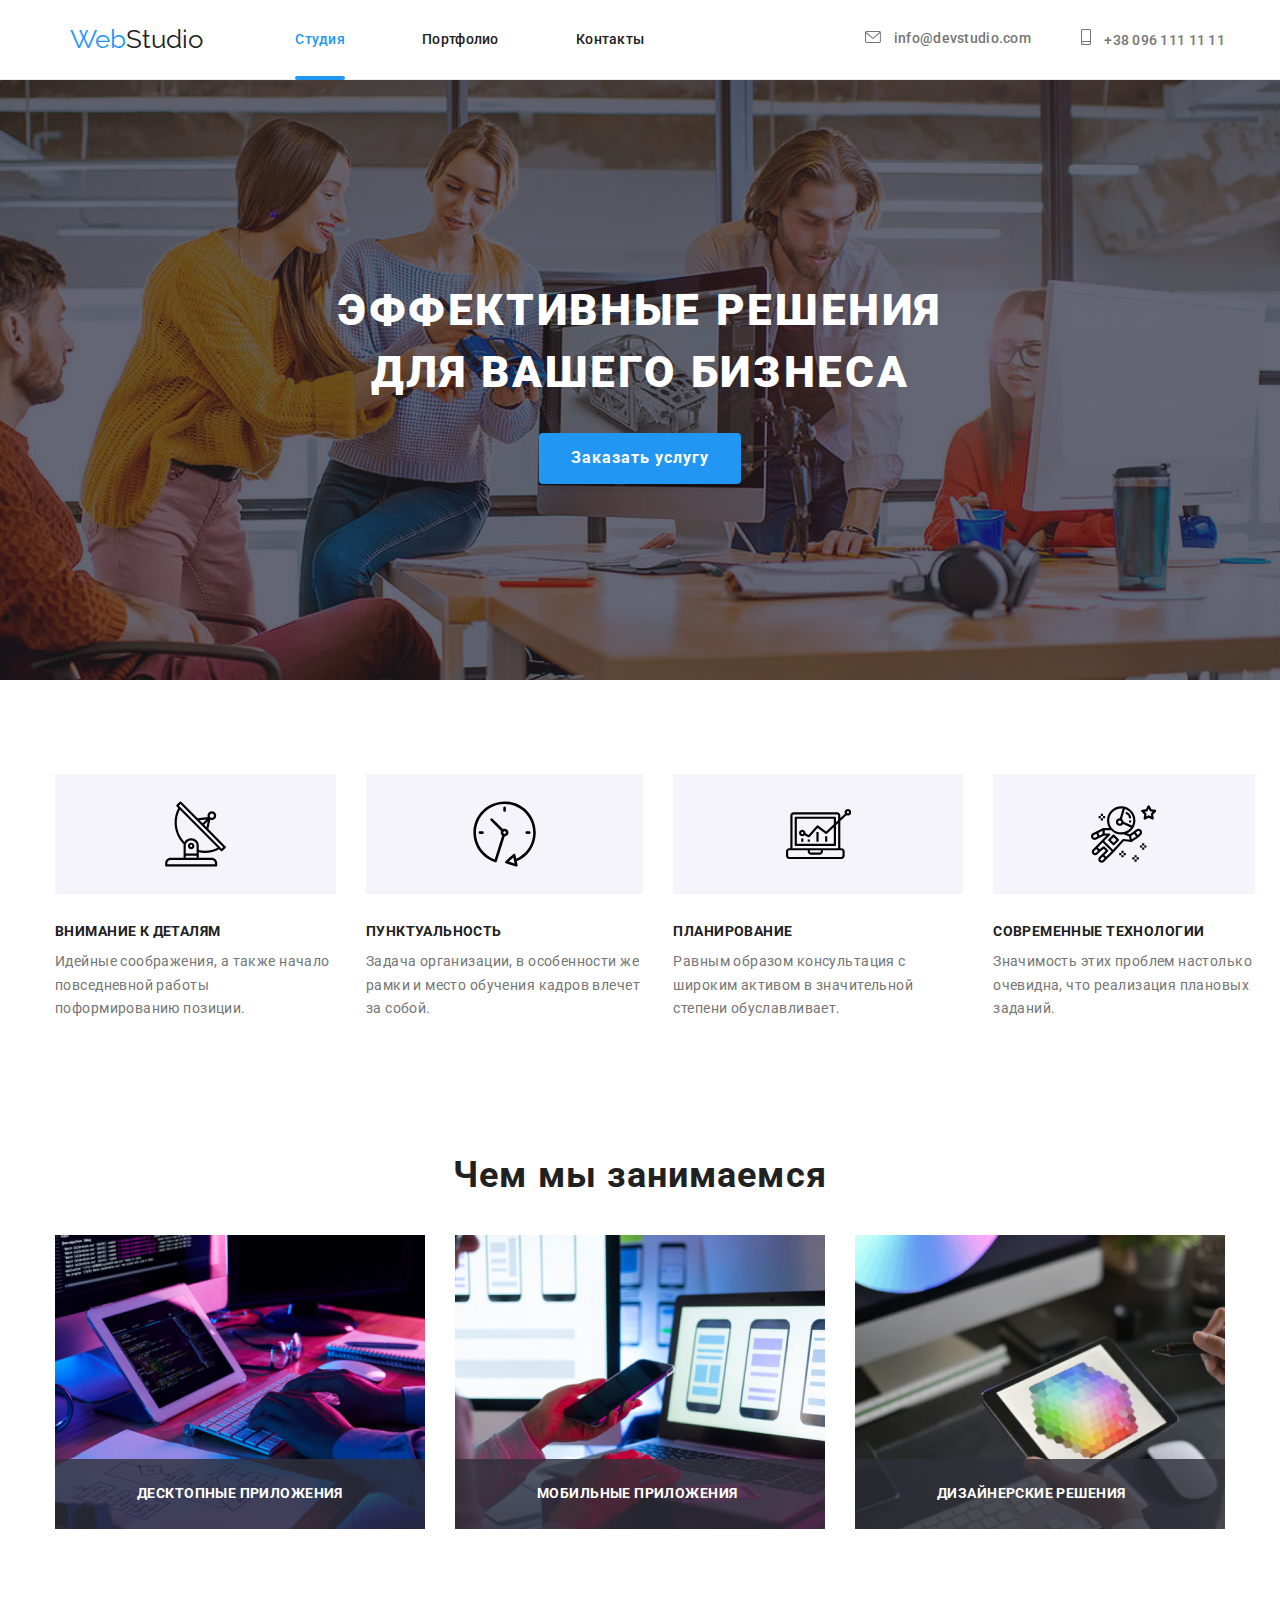
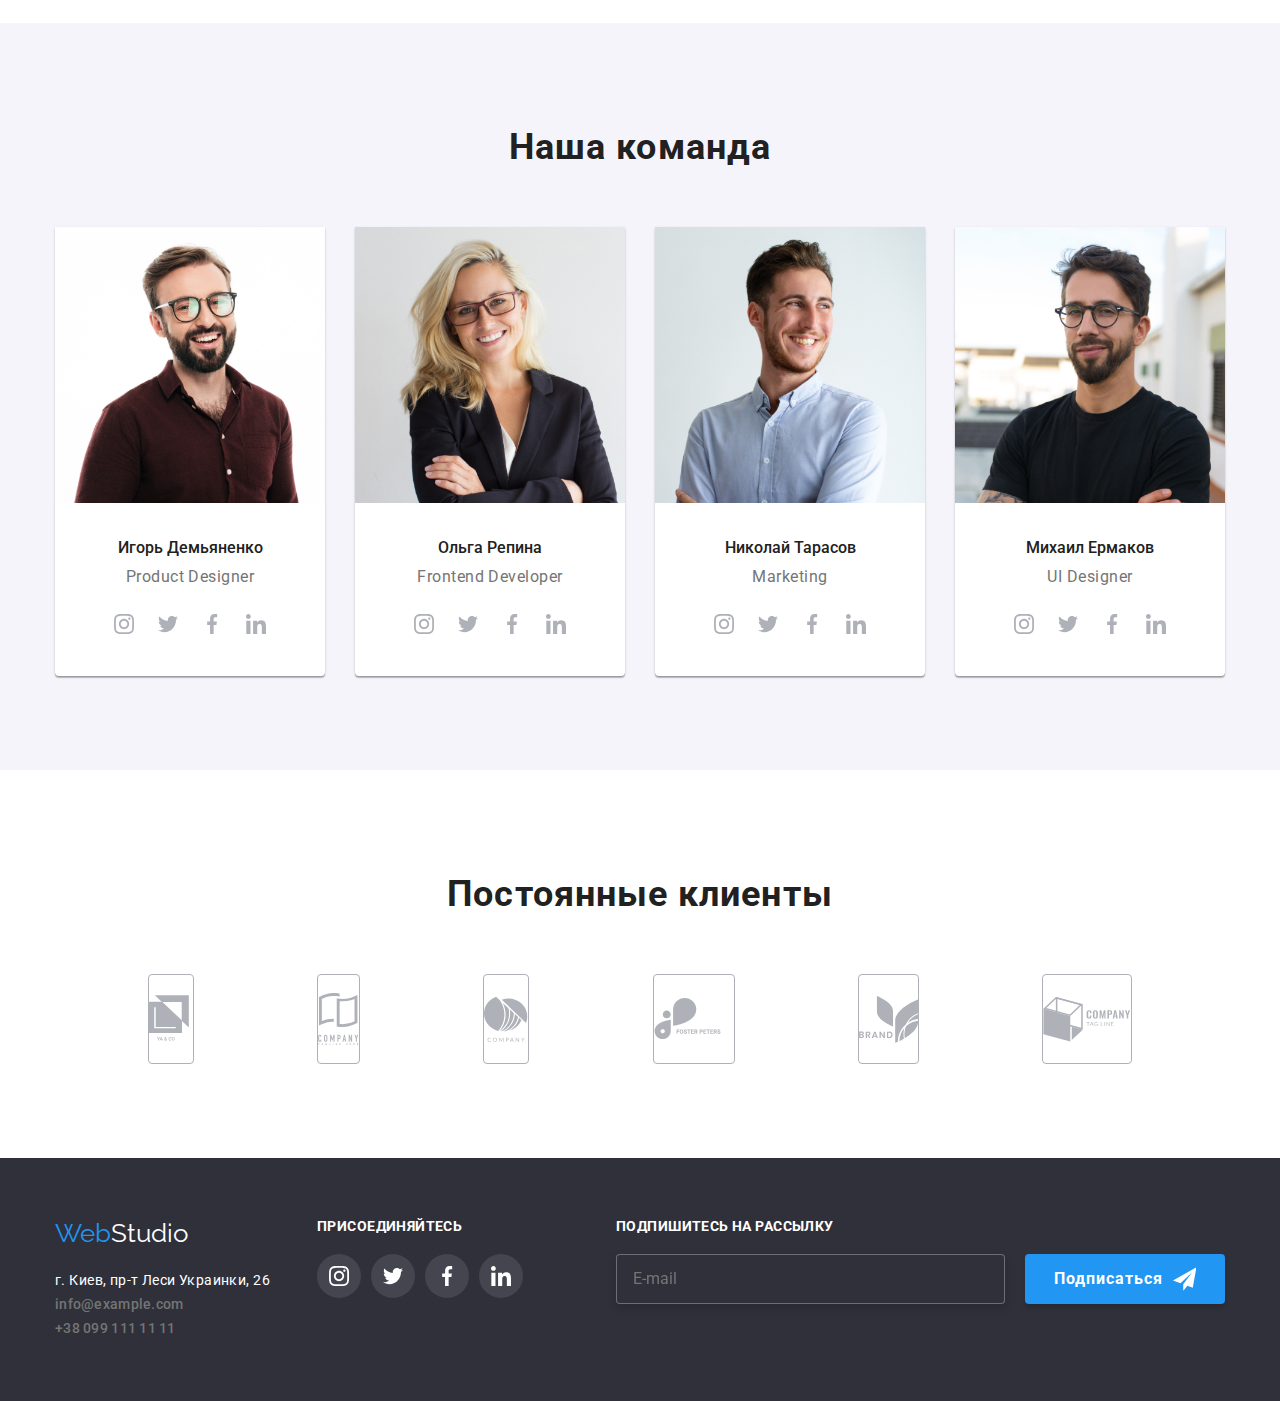
<file: index.html>
<!DOCTYPE html>
<html lang="en">
  <head>
    <meta charset="UTF-8" />
    <meta name="viewport" content="width=device-width, initial-scale=1.0" />
    <title>Web Studio</title>
    <link href="https://fonts.googleapis.com/css2?family=Raleway:wght@700&family=Roboto:wght@400;500;700;900&display=swap"
      rel="stylesheet">
      <link rel="stylesheet" href="https://cdnjs.cloudflare.com/ajax/libs/modern-normalize/1.0.0/modern-normalize.min.css">
      <link rel="stylesheet" href="./css/main.min.css">
    <!-- <link rel="stylesheet" href="./css/common.css">
    <link rel="stylesheet" href="./css/main.css"> -->
  </head>
  <body class="page">
    <!--header-->
    <header class="header">
      <div class="container header-nav">
        <nav class="header-nav-menu">
          <a href="./index.html" aria-label="Logo" class="logo">Web<span class="header-logo">Studio</span></a>
          <button type="button" class="menu-button is-open"
          data-menu-button  aria-expanded="false" aria-controls="menu-container">
            <svg class="menu-icon" width="24" height='18' aria-label="mobile-menu"> 
              <use class="icon-menu" href="./images/burger.svg#icon-burger-close"></use>
              <use class="icon-cross" href="./images/burger.svg#icon-burger-menu"></use>
            </svg>
          </button>
          </nav>
          <div class="menu-container" id="menu-container" data-menu>
          <ul class="site-nav list">
            <li class="item"><a href="./index.html" class="site-nav-link current">Студия</a></li>
            <li class="item"><a href="./portfolio.html" class="site-nav-link">Портфолио</a></li>
            <li class="item"><a href="#Контакты" class="site-nav-link">Контакты</a></li>
          </ul>
        
        <address class="site-nav-right">
        <ul class="site-nav-right list">
          <li class="item-right">
            <a href=mailto:info@example.com class="site-nav-right-link mail-icon">
            <svg class="icon" width="16px" height="12px">
              <use href="./images/symbol-defs.svg#icon-mail"></use>
            </svg>
            info@devstudio.com
          </a>
        </li>
          <li class="item-right">
            <a href="tel:+380991111111" class="site-nav-right-link  tel-icon">
            <svg class="icon" width="10px" height="16px">
              <use href="./images/symbol-defs.svg#icon-tel"></use>
            </svg>
            +38 096 111 11 11</a>
          </li>
        </ul>
        </address>
        </div>
      </div>
    </header>

    <main>
      <!--hero-->
      <section class="hero">
          <h1 class="hero-title">Эффективные решения <br> для вашего бизнеса</h1>
          <button class="button" data-modal-open>Заказать услугу</button>
      </section>

      <!--advantages--> 
      <section class="section-advantages">
        <div class="container advantages">
          <ul class="advantages-list list">
            <li class="advantages-list-items first-advantage">
              <a class="adv-link-icon" href="">
                <svg class="advantages-icon" width="65px" height="70px">
                  <use href="./images/symbol-defs.svg#icon-firstadv"></use>
                </svg>
              </a>
              <h2 class="advantages-list-title">ВНИМАНИЕ К ДЕТАЛЯМ</h2>
              <p class="advantages-text">
                Идейные соображения, а также начало повседневной работы
                поформированию позиции.
              </p>
            </li>
            <li class="advantages-list-items second-advantage">
              <a class="adv-link-icon" href="">
                <svg class="advantages-icon" width="65.23px" height="70px">
                  <use href="./images/symbol-defs.svg#icon-secondadv"></use>
                </svg>
              </a>
              <h2 class="advantages-list-title">ПУНКТУАЛЬНОСТЬ</h2>
              <p class="advantages-text">
                Задача организации, в особенности же рамки и место обучения кадров
                влечет за собой.
              </p>
            </li>
            <li class="advantages-list-items third-advantage">
              <a class="adv-link-icon" href="">
                <svg class="advantages-icon" width="65.23px" height="70px">
                  <use href="./images/symbol-defs.svg#icon-thirdadv"></use>
                </svg>
              </a>
              <h2 class="advantages-list-title">ПЛАНИРОВАНИЕ</h2>
              <p class="advantages-text">
                Равным образом консультация с широким активом в значительной
                степени обуславливает.
              </p>
            </li>
            <li class="advantages-list-items fourth-advantage">
              <a class="adv-link-icon" href="">
                <svg class="advantages-icon" width="65.23px" height="70px">
                  <use href="./images/symbol-defs.svg#icon-fourthadv"></use>
                </svg>
              </a>
              <h2 class="advantages-list-title">СОВРЕМЕННЫЕ ТЕХНОЛОГИИ</h2>
              <p class="advantages-text">
                Значимость этих проблем настолько очевидна, что реализация
                плановых заданий.
              </p>
            </li>
          </ul>
        </div>
      </section>

      <!--Services-->
      <section class="section-services">
        <div class="services container">
          <h2 class="services-title">Чем мы занимаемся</h2>
          <ul class="services-list list">
            <li class="services-list-point">
              <div class="services-container">
                <img class="service-list-image" src="/images/img.jpg" alt="image">
                <p class="services-text">Десктопные приложения</p>
              </div>
            </li>
            
            <li class="services-list-point">
              <div class="services-container">
                <img class="service-list-image" src="/images/img1.jpg" alt="image">
                <p class="services-text">Мобильные приложения</p>
              </div>
            </li>
            <li class="services-list-point">
              <div class="services-container">
                <img class="service-list-image" src="/images/img2.jpg" alt="image">
                <p class="services-text">Дизайнерские решения</p>
              </div>
            </li>
          </ul>
        </div>
      </section>

      <!--Team-->
      <section class="section-team">
          <div class="container">
            <h2 class="team-title">Наша команда</h2>
            <ul class="list team">
              <li class="team-list">
                <picture>
                  <source srcset="./images-min/team/tel1.jpg 1x, ./images-min/team/tel1@2x.jpg 2x"  media="(min-width: 1200px)" >
                  <source srcset="./images-min/team/tablet1.jpg 1x, ./images-min/team/tablet1@2x.jpg 2x" media="(min-width: 768px)">
                  <source srcset="./images-min/team/dekstop1.jpg 1x, ./images-min/team/dekstop1@2x.jpg 2x" media="(min-width: 320px)">
              <img src="./images/img3.jpg" alt="Игорь Демьяненко">  
              </picture>
                <h3 class="section-title-name">Игорь Демьяненко</h3>
                <p class="team-position">Product Designer</p>
                <ul class="list icon-list" >
                  <li class="team-social">
                    <a class="team-icon" href="">
                      <svg class="team-svg" width="20px" height="20px">
                        <use href="./images/symbol-defs.svg#icon-insta"></use>
                      </svg>
                   </a>
                  </li>
                  <li class="team-social">
                    <a href="" class="team-icon">
                    <svg class="team-svg" width="20px" height="20px">
                      <use href="./images/symbol-defs.svg#icon-twitter"></use>
                    </svg>
                    </a>
                  </li>
                  <li class="team-social">
                    <a href="" class="team-icon">
                    <svg class="team-svg" width="20px" height="20px">
                      <use href="./images/symbol-defs.svg#icon-facebook"></use>
                    </svg>
                    </a>
                  </li>
                  <li class="team-social">
                    <a href="" class="team-icon">
                    <svg class="team-svg" width="20px" height="20px">
                      <use href="./images/symbol-defs.svg#icon-linkedin"></use>
                    </svg>
                    </a>
                  </li>
                </ul>
              </li>
              <li class="team-list">
                <picture> 
                  <source srcset="./images-min/team/tel2.jpg 1x, ./images-min/team/tel2@2x.jpg 2x" media="(min-width: 1200px)">
                  <source srcset="./images-min/team/tablet2.jpg 1x, ./images-min/team/tablet2@2x.jpg 2x" media="(min-width: 768px)">
                  <source srcset="./images-min/team/dekstop2.jpg 1x, ./images-min/team/dekstop2@2x.jpg 2x" media="(min-width: 320px)">
                <img src="/images/img4.jpg" alt="Ольга Репина" width="270" />
                </picture> 
                <h3 class="section-title-name">Ольга Репина</h3>
                <p class="team-position">Frontend Developer</p>
                <ul class="list icon-list">
                  <li class="team-social">
                    <a class="team-icon" href="">
                      <svg class="team-svg" width="20px" height="20px">
                        <use href="./images/symbol-defs.svg#icon-insta"></use>
                      </svg>
                    </a>
                  </li>
                  <li class="team-social">
                    <a href="" class="team-icon">
                      <svg class="team-svg" width="20px" height="20px">
                        <use href="./images/symbol-defs.svg#icon-twitter"></use>
                      </svg>
                    </a>
                  </li>
                  <li class="team-social">
                    <a href="" class="team-icon">
                      <svg class="team-svg" width="20px" height="20px">
                        <use href="./images/symbol-defs.svg#icon-facebook"></use>
                      </svg>
                    </a>
                  </li>
                  <li class="team-social">
                    <a href="" class="team-icon">
                      <svg class="team-svg" width="20px" height="20px">
                        <use href="./images/symbol-defs.svg#icon-linkedin"></use>
                      </svg>
                    </a>
                  </li>
                </ul>
              </li>
              <li class="team-list">
                <picture>
                  <source srcset="./images-min/team/tel3.jpg 1x, ./images-min/team/tel3@2x.jpg 2x" media="(min-width: 1200px)">
                  <source srcset="./images-min/team/tablet3.jpg 1x, ./images-min/team/tablet3@2x.jpg 2x" media="(min-width: 768px)">
                  <source srcset="./images-min/team/dekstop3.jpg 1x, ./images-min/team/dekstop3@2x.jpg 2x" media="(min-width: 320px)"> 
                  <img src="/images/img5.jpg" alt="Николай Тарасов" width="270" />
                </picture>
                <h3 class="section-title-name">Николай Тарасов</h3>
                <p class="team-position">Marketing</p>
                <ul class="list icon-list">
                  <li class="team-social">
                    <a class="team-icon" href="">
                      <svg class="team-svg" width="20px" height="20px">
                        <use href="./images/symbol-defs.svg#icon-insta"></use>
                      </svg>
                    </a>
                  </li>
                  <li class="team-social">
                    <a href="" class="team-icon">
                      <svg class="team-svg" width="20px" height="20px">
                        <use href="./images/symbol-defs.svg#icon-twitter"></use>
                      </svg>
                    </a>
                  </li>
                  <li class="team-social">
                    <a href="" class="team-icon">
                      <svg  class="team-svg" width="20px" height="20px">
                        <use href="./images/symbol-defs.svg#icon-facebook"></use>
                      </svg>
                    </a>
                  </li>
                  <li class="team-social">
                    <a href="" class="team-icon">
                      <svg  class="team-svg" width="20px" height="20px">
                        <use href="./images/symbol-defs.svg#icon-linkedin"></use>
                      </svg>
                    </a>
                  </li>
                </ul>
              </li>
              <li class="team-list">
                <picture>
                  <source srcset="./images-min/team/tel4.jpg 1x, ./images-min/team/tel4@2x.jpg 2x" media="(min-width: 1200px)">
                  <source srcset="./images-min/team/tablet4.jpg 1x, ./images-min/team/tablet4@2x.jpg 2x" media="(min-width: 768px)">
                  <source srcset="./images-min/team/dekstop4.jpg 1x, ./images-min/team/dekstop4@2x.jpg 2x" media="(min-width: 320px)">
                  <img src="/images/img6.jpg" alt="Михаил Ермаков" width="270" />
                </picture>
                <h3 class="section-title-name">Михаил Ермаков</h3>
                <p class="team-position">UI Designer</p>
              <ul class="list icon-list">
                <li class="team-social">
                  <a class="team-icon" href="">
                    <svg class="team-svg" width="20px" height="20px">
                      <use href="./images/symbol-defs.svg#icon-insta"></use>
                    </svg>
                  </a>
                </li>
                <li class="team-social">
                  <a href="" class="team-icon">
                    <svg class="team-svg" width="20px" height="20px">
                      <use href="./images/symbol-defs.svg#icon-twitter"></use>
                    </svg>
                  </a>
                </li>
                <li class="team-social">
                  <a href="" class="team-icon">
                    <svg class="team-svg" width="20px" height="20px">
                      <use href="./images/symbol-defs.svg#icon-facebook"></use>
                    </svg>
                  </a>
                </li>
                <li class="team-social">
                  <a href="" class="team-icon">
                    <svg class="team-svg" width="20px" height="20px">
                      <use href="./images/symbol-defs.svg#icon-linkedin"></use>
                    </svg>
                  </a>
                </li>
              </ul>
              </li>
            </ul>
          </div>
      </section>

      <!--CLIENTS-->
      <section class="clients">
        <div class="container">
          <h2 class="clients-title">Постоянные клиенты</h2>
          <ul class="list clients-logo-list">
            <li class="logo-list-item list">
              <a class="clients-logo" href="">
                <svg class="clients-svg" width="44px" height="49px">
                  <use href="./images/symbol-defs.svg#icon-logo1"></use>
                </svg>
              </a>
            </li>
            <li class="logo-list-item list">
              <a class="clients-logo" href="">
                <svg class="clients-svg" width="41px" height="52px">
                  <use href="./images/symbol-defs.svg#icon-logo2"></use>
                </svg>
              </a>
            </li>
            <li class="logo-list-item list">
              <a class="clients-logo" href="">
                <svg class="clients-svg" width="44px" height="49px">
                  <use href="./images/symbol-defs.svg#icon-logo3"></use>
                </svg>
              </a>
            </li>
            <li class="logo-list-item list">
              <a class="clients-logo" href="">
                <svg class="clients-svg" width="80px" height="42px">
                  <use href="./images/symbol-defs.svg#icon-logo4"></use>
                </svg>
              </a>
            </li>
            <li class="logo-list-item list">
              <a class="clients-logo" href="">
                <svg class="clients-svg" width="59px" height="47px">
                  <use href="./images/symbol-defs.svg#icon-logo5"></use>
                </svg>
              </a>
            </li>
            <li class="logo-list-item list">
              <a class="clients-logo" href="">
                <svg class="clients-svg" width="88px" height="45px">
                  <use href="./images/symbol-defs.svg#icon-logo6"></use>
                </svg>
              </a>
            </li>
          </ul>
          
        </div>
      </section>

    </main>
    <!--Footer-->
      <footer class="footer">
        <div class="footer-container container">
        <div class="tablet-version">
          <div class="footer-left">
          <a href="./index.html" class="footer-logo">Web<span class="footer-logo-span">Studio</span></a>
          <address class="adress">
            <ul class="footer-list list">
              <li class="adress-list">
                <a class="location-link" href="https://goo.gl/maps/Xqh2hJg4J4XLnShu8" target="_blank"><span class="location">г. Киев, пр-т
                    Леси
                    Украинки, 26</span></a></li>
              <li class="adress-list">
                <a href="mailto:info@example.com" class="footer-contacts">info@example.com</a>
              </li>
              <li class="adress-list">
                <a href="tel:+380991111111" class="footer-contacts">+38 099 111 11 11</a>
              </li>
            </ul>
          </address>
          </div>
          <div class="footer-center ">
            <h2 class="footer-center-title">ПРИСОЕДИНЯЙТЕСЬ</h2>
            <ul class="list footer-center-list">
              <li class="footer-social">
                <a class="footer-icon" href="">
                  <svg class="footer-svg" width="20px" height="20px">
                    <use href="./images/symbol-defs.svg#icon-insta"></use>
                  </svg>
                </a>
              </li>
              <li class="footer-social">
                <a class="footer-icon" href="">
                  <svg class="footer-svg" width="20px" height="20px">
                    <use href="./images/symbol-defs.svg#icon-twitter"></use>
                  </svg>
                </a>
              <li class="footer-social">
                <a class="footer-icon" href="">
                  <svg class="footer-svg" width="20px" height="20px">
                    <use href="./images/symbol-defs.svg#icon-facebook"></use>
                  </svg>
                </a>
              </li>
              <li class="footer-social">
                <a class="footer-icon" href="">
                  <svg class="footer-svg" width="20px" height="20px">
                    <use href="./images/symbol-defs.svg#icon-linkedin"></use>
                  </svg>
                </a>
              </li>
            </ul>
          </div>
          </div>
          <div class="footer-right">
            <form action="#" class="footer-form">
              <div class="text-right-container">
                <h2 class="footer-title-right">Подпишитесь на рассылку</h2>
                <input type="email" name="user-email" placeholder="E-mail" class="footer-mail">
              </div>
              <div class="button-container">
                <button class="footer-button button" type="submit">Подписаться
                <svg class="icon-send">
                  <use href="./images/symbol-def2.svg#icon-send"></use>
                </svg>
              </button>
              </div>  
            </form>
          </div>
        </div>
      </footer>
      <div class="backdrop is-hidden" data-modal>

        
        <div class="modal">
          <button type="button" data-modal-close class="close-modal">
            <svg class="form-close">
              <use href="./images/symbol-def2.svg#icon-close" width="18" height="18"></use>
            </svg>
          </button>
          <form action="#" method="POST" class="contact-form">
          <h2 class="contact-form-title">Оставьте свои данные, мы вам перезвоним</h2>

            <div class="form-section">
            <label for="user-name" class="text-description">Имя</label>
            <input type="text" class="contact-form-input" name="user-name" id="user-name" minlength="2" placeholder="">
            <svg class="form-icon" width="18" height="18">
              <use href="./images/symbol-def2.svg#icon-person"></use>
            </svg>
          </div>
          
          <div class="form-section">
            <label for="user-tel" class="text-description">Телефон</label>
            <input type="tel" class="contact-form-input" name="user-tel" id="user-tel" placeholder="">
            <svg class="form-icon" width="18" height="18">
              <use href="./images/symbol-def2.svg#icon-phone"></use>
            </svg>
          </div>
          
          <div class="form-section">
            <label for="user-email" class="text-description">Почта</label>
            <input type="email" class="contact-form-input" name="user-email" id="user-email" placeholder="">
            <svg class="form-icon" width="18" height="18">
              <use href="./images/symbol-def2.svg#icon-email"></use>
            </svg>
          </div>
          
          <div class="form-section">
            <label for="client-message" class="text-description">Коментарии</label>
            <textarea class="contact-form-message" name="user-message" id="client-message" placeholder="Введите текст"></textarea>
          </div>
          
          <div class="form-section">
            <input type="checkbox" value="accept-policy" name="user-policy" id="user-policy" class="contact-form-checkbox visually-hiden">
            <label for="user-policy" id="policy" class="user-policy-icon">
            <span class="policy-text">Соглашаюсь с рассылкой и принимаю <a href="#" class="policy-link">Условия договора</a></span>
            </label>
            <button type="submit" class="contact-form-button button">Отправить</button>
          </div>
          </form>
          </div>
      </div>

<script src="./js/modal.js"></script>
<script src="./js/menu.js"></script>
  </body>
</html>
</file>
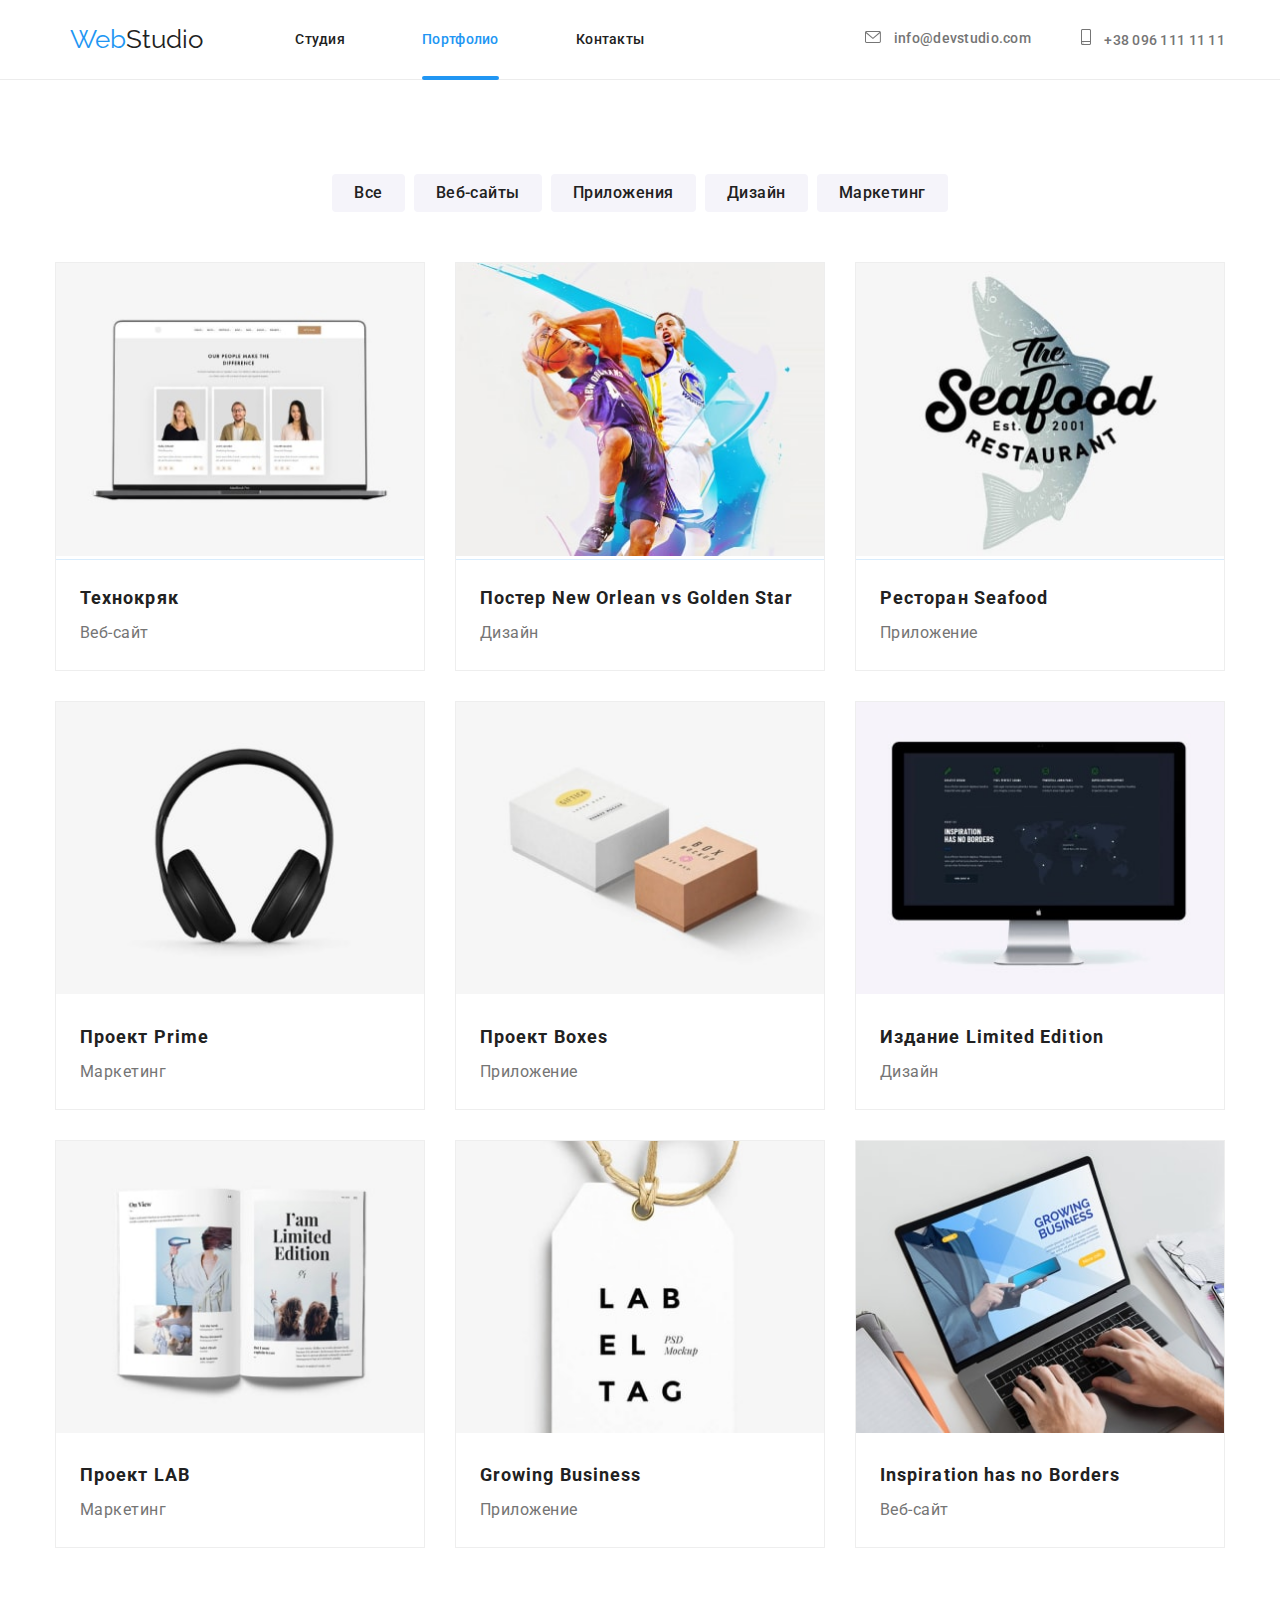
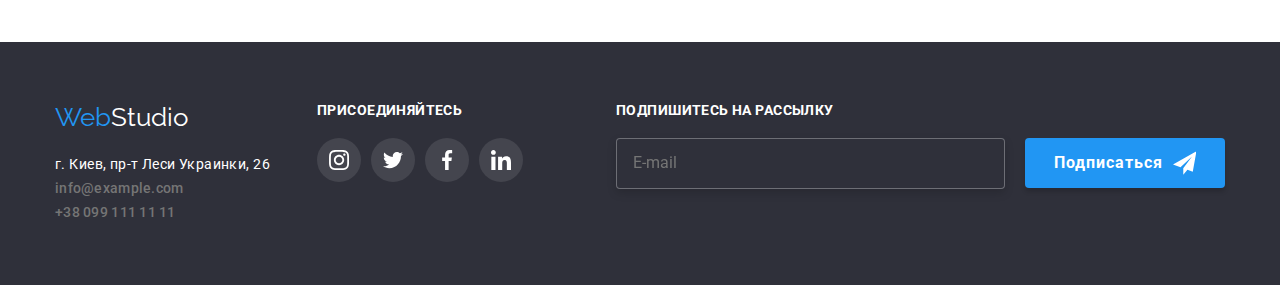
<file: portfolio.html>
<!DOCTYPE html>
<html lang="en">

<head>
    <meta charset="UTF-8" />
    <meta name="viewport" content="width=device-width, initial-scale=1.0" />
    <title>Web Studio</title>
    <link
        href="https://fonts.googleapis.com/css2?family=Raleway:wght@700&family=Roboto:wght@400;500;700;900&display=swap"
        rel="stylesheet">
        <link rel="stylesheet" href="./css/portfolio.min.css">
    <!-- <link rel="stylesheet" href="./css/common.css">
    <link rel="stylesheet" href="./css/main.css"> -->
</head>

<body class="page">
    <!--header-->
<header class="header">
    <div class="container header-nav">
        <nav class="header-nav-menu">
            <a href="./index.html" aria-label="Logo" class="logo">Web<span class="header-logo">Studio</span></a>
            <button type="button" class="menu-button is-open" data-menu-button aria-expanded="false"
                aria-controls="menu-container">
                <svg class="menu-icon" width="24" height='18' aria-label="mobile-menu">
                    <use class="icon-menu" href="./images/burger.svg#icon-burger-close"></use>
                    <use class="icon-cross" href="./images/burger.svg#icon-burger-menu"></use>
                </svg>
            </button>
        </nav>
        <div class="menu-container" id="menu-container" data-menu>
            <ul class="site-nav list">
                <li class="item"><a href="./index.html" class="site-nav-link">Студия</a></li>
                <li class="item"><a href="./portfolio.html" class="site-nav-link current">Портфолио</a></li>
                <li class="item"><a href="#Контакты" class="site-nav-link">Контакты</a></li>
            </ul>

            <address class="site-nav-right">
                <ul class="site-nav-right list">
                    <li class="item-right">
                        <a href=mailto:info@example.com class="site-nav-right-link mail-icon">
                            <svg class="icon" width="16px" height="12px">
                                <use href="./images/symbol-defs.svg#icon-mail"></use>
                            </svg>
                            info@devstudio.com
                        </a>
                    </li>
                    <li class="item-right">
                        <a href="tel:+380991111111" class="site-nav-right-link  tel-icon">
                            <svg class="icon" width="10px" height="16px">
                                <use href="./images/symbol-defs.svg#icon-tel"></use>
                            </svg>
                            +38 096 111 11 11</a>
                    </li>
                </ul>
            </address>
        </div>
    </div>
</header>

<!--portfolio offer -->
    <main class="main page">
        <section class="portfolio">
            <div class="container offer-container">
                <h1 class="hiden-title">hiden</h1>
                <ul class="filter-list  list">
                    <li class="filter-list-item"><button class="filter-button">Все</button></li>
                    <li class="filter-list-item"><button class="filter-button">Веб-сайты</button></li>
                    <li class="filter-list-item"><button class="filter-button">Приложения</button></li>
                    <li class="filter-list-item"><button class="filter-button">Дизайн</button></li>
                    <li class="filter-list-item"><button class="filter-button">Маркетинг</button></li>
                </ul>
            
             <ul class="offer list">
                    <li class="offer-item">
                        <a href="" class="portfolio-list">
                            <div class="offer-overlay">
                                <picture class="offer-picture">
                                    <source srcset="./images-min/portfolio/imgport-dekstop1-min.jpg 1x, ./images-min/portfolio/imgport-desktop1@2x-min.jpg 2x" media="(min-width: 1200px)">
                                    <source srcset="./images-min/portfolio/port-tablet1-min.jpg 1x, ./images-min/portfolio/port-tablet1@2x-min.jpg 2x" media="(min-width: 768px)">
                                    <source srcset="./images-min/portfolio/tel-port1-min.jpg 1x, ./images-min/portfolio/tel-port1@2x.jpg 2x" media="(min-width: 320px)">
                                    <img src="./images/techno.jpg" alt="techno" />
                                </picture>
                                <div class="offer-overlay-text-container">
                                    <p class="offer-overlay-text">
                                        Технокряк это современная площадка распространения коронавируса. Компании используют эту
                                        платформу для цифрового шпионажа и атак на защищённые сервера конкурентов.
                                    </p>
                                </div>
                            </div>
                            <div class="offer-text">
                                <h2 class="offer-title">Технокряк</h2>
                                <p class="offer-description-text">Веб-сайт</p>
                            </div>
                        </a>
                    </li>
                    <li class="offer-item">
                        <a href="" class="portfolio-list">
                            <div class="offer-overlay">
                                <picture class="offer-picture">
                                    <source
                                        srcset="./images-min/portfolio/imgport-dekstop2-min.jpg 1x, ./images-min/portfolio/imgport-desktop2@2x-min.jpg 2x"
                                        media="(min-width: 1200px)">
                                    <source srcset="./images-min/portfolio/port-tablet2-min.jpg 1x, ./images-min/portfolio/port-tablet2@2x-min.jpg 2x"
                                        media="(min-width: 768px)">
                                    <source srcset="./images-min/portfolio/tel-port2-min.jpg 1x, ./images-min/portfolio/tel-port2@2x.jpg 2x"
                                        media="(min-width: 320px)">
                                <img src="./images/Poster.jpg" alt="poster" />
                                </picture>
                                <div class="offer-overlay-text-container">
                                    <p class="offer-overlay-text">
                                        Технокряк это современная площадка распространения коронавируса. Компании используют эту
                                        платформу для цифрового шпионажа и атак на защищённые сервера конкурентов.
                                    </p>
                                </div>
                            </div>
                            <div class="offer-text">
                                <h2 class="offer-title">Постер New Orlean vs Golden Star</h2>
                                <p class="offer-description-text">Дизайн</p>
                            </div>
                        </a>
                    </li>
                    <li class="offer-item">
                        <a href="" class="portfolio-list">
                            <div class="offer-overlay">
                                <picture class="offer-picture">
                                    <source
                                        srcset="./images-min/portfolio/imgport-dekstop3-min.jpg 1x, ./images-min/portfolio/imgport-desktop3@2x-min.jpg 2x"
                                        media="(min-width: 1200px)">
                                    <source srcset="./images-min/portfolio/port-tablet3-min.jpg 1x, ./images-min/portfolio/port-tablet3@2x-min.jpg 2x"
                                        media="(min-width: 768px)">
                                    <source srcset="./images-min/portfolio/tel-port3-min.jpg 1x, ./images-min/portfolio/tel-port3@2x.jpg 2x"
                                        media="(min-width: 320px)">
                                <img src="./images/restaurant.jpg" alt="restaurant" />
                                </picture>
                                <div class="offer-overlay-text-container">
                                    <p class="offer-overlay-text">
                                        Технокряк это современная площадка распространения коронавируса. Компании используют эту
                                        платформу для цифрового шпионажа и атак на защищённые сервера конкурентов.
                                    </p>
                                </div>
                            </div>
                            <div class="offer-text">
                                <h2 class="offer-title">Ресторан Seafood</h2>
                                <p class="offer-description-text">Приложение</p>
                            </div>
                        </a>
                    </li>
                    <li class="offer-item">
                        <a href="" class="portfolio-list">
                            <div class="offer-overlay">
                                <picture class="offer-picture">
                                    <source
                                        srcset="./images-min/portfolio/imgport-dekstop4-min.jpg 1x, ./images-min/portfolio/imgport-desktop4@2x-min.jpg 2x"
                                        media="(min-width: 1200px)">
                                    <source srcset="./images-min/portfolio/port-tablet4-min.jpg 1x, ./images-min/portfolio/port-tablet4@2x-min.jpg 2x"
                                        media="(min-width: 768px)">
                                    <source srcset="./images-min/portfolio/tel-port4-min.jpg 1x, ./images-min/portfolio/tel-port4@2x.jpg 2x"
                                        media="(min-width: 320px)">
                                <img src="./images/project.jpg" alt="project-prime" />
                                </picture>
                                <div class="offer-overlay-text-container">
                                    <p class="offer-overlay-text">
                                        Технокряк это современная площадка распространения коронавируса. Компании используют эту
                                        платформу для цифрового шпионажа и атак на защищённые сервера конкурентов.
                                    </p>
                                </div>
                            </div>
                            <div class="offer-text">
                                <h2 class="offer-title">Проект Prime</h2>
                                <p class="offer-description-text">Маркетинг</p>
                            </div>
                        </a>
                    </li>
                    <li class="offer-item">
                        <a href="" class="portfolio-list">
                            <div class="offer-overlay">
                                <picture class="offer-picture">
                                    <source
                                        srcset="./images-min/portfolio/imgport-dekstop5-min.jpg 1x, ./images-min/portfolio/imgport-desktop5@2x-min.jpg 2x"
                                        media="(min-width: 1200px)">
                                    <source srcset="./images-min/portfolio/port-tablet5-min.jpg 1x, ./images-min/portfolio/port-tablet5@2x-min.jpg 2x"
                                        media="(min-width: 768px)">
                                    <source srcset="./images-min/portfolio/tel-port5-min.jpg 1x, ./images-min/portfolio/tel-port5@2x.jpg 2x"
                                        media="(min-width: 320px)">
                                <img src="./images/project-boxes.jpg" alt="project-boxes" />
                                     </picture>
                                <div class="offer-overlay-text-container">
                                    <p class="offer-overlay-text">
                                        Технокряк это современная площадка распространения коронавируса. Компании используют эту
                                        платформу для цифрового шпионажа и атак на защищённые сервера конкурентов.
                                    </p>
                                </div>
                            </div>
                            <div class="offer-text">
                                <h2 class="offer-title">Проект Boxes</h2>
                                <p class="offer-description-text">Приложение</p>
                            </div>
                        </a>
                    </li>
                    <li class="offer-item">
                        <a href="" class="portfolio-list">
                            <div class="offer-overlay">
                                <picture class="offer-picture">
                                    <source
                                        srcset="./images-min/portfolio/imgport-dekstop6-min.jpg 1x, ./images-min/portfolio/imgport-desktop6@2x-min.jpg 2x"
                                        media="(min-width: 1200px)">
                                    <source srcset="./images-min/portfolio/port-tablet6-min.jpg 1x, ./images-min/portfolio/port-tablet6@2x-min.jpg 2x"
                                        media="(min-width: 768px)">
                                    <source srcset="./images-min/portfolio/tel-port6-min.jpg 1x, ./images-min/portfolio/tel-port6@2x.jpg 2x"
                                        media="(min-width: 320px)">
                                    <img src="./images/limited-edition.jpg" alt="limited-edition" />
                                </picture>
                                <div class="offer-overlay-text-container">
                                    <p class="offer-overlay-text">
                                        Технокряк это современная площадка распространения коронавируса. Компании используют эту
                                        платформу для цифрового шпионажа и атак на защищённые сервера конкурентов.
                                    </p>
                                </div>
                            </div>
                            <div class="offer-text">
                                <h2 class="offer-title">Издание Limited Edition</h2>
                                <p class="offer-description-text">Дизайн</p>
                            </div>
                        </a>
                    </li>
                    <li class="offer-item">
                        <a href="" class="portfolio-list">
                            <div class="offer-overlay">
                                <picture class="offer-picture">
                                    <source
                                        srcset="./images-min/portfolio/imgport-dekstop7-min.jpg 1x, ./images-min/portfolio/imgport-desktop7@2x-min.jpg 2x"
                                        media="(min-width: 1200px)">
                                    <source srcset="./images-min/portfolio/port-tablet7-min.jpg 1x, ./images-min/portfolio/port-tablet7@2x-min.jpg 2x"
                                        media="(min-width: 768px)">
                                    <source srcset="./images-min/portfolio/tel-port7-min.jpg 1x, ./images-min/portfolio/tel-port7@2x.jpg 2x"
                                        media="(min-width: 320px)">
                                <img src="./images/lab.jpg" alt="lab-project" />
                                </picture>
                                <div class="offer-overlay-text-container">
                                    <p class="offer-overlay-text">
                                        Технокряк это современная площадка распространения коронавируса. Компании используют эту
                                        платформу для цифрового шпионажа и атак на защищённые сервера конкурентов.
                                    </p>
                                </div>
                            </div>
                            <div class="offer-text">
                                <h2 class="offer-title">Проект LAB</h2>
                                <p class="offer-description-text">Маркетинг</p>
                            </div>
                        </a>
                    </li>
                    <li class="offer-item">
                        <a href="" class="portfolio-list">
                            <div class="offer-overlay">
                                <picture>
                                    <source
                                        srcset="./images-min/portfolio/imgport-dekstop8-min.jpg 1x, ./images-min/portfolio/imgport-desktop8@2x-min.jpg 2x"
                                        media="(min-width: 1200px)">
                                    <source srcset="./images-min/portfolio/port-tablet8-min.jpg 1x, ./images-min/portfolio/port-tablet8@2x-min.jpg 2x"
                                        media="(min-width: 768px)">
                                    <source srcset="./images-min/portfolio/tel-port8-min.jpg 1x, ./images-min/portfolio/tel-port8@2x.jpg 2x"
                                        media="(min-width: 320px)">
                                <img src="./images/growing.jpg" alt="growing-business" />
                                </picture>
                                <div class="offer-overlay-text-container">
                                    <p class="offer-overlay-text">
                                        Технокряк это современная площадка распространения коронавируса. Компании используют эту
                                        платформу для цифрового шпионажа и атак на защищённые сервера конкурентов.
                                    </p>
                                </div>
                            </div>
                            <div class="offer-text">
                                <h2 class="offer-title">Growing Business</h2>
                                <p class="offer-description-text">Приложение</p>
                            </div>
                        </a>
                    </li>
                    <li class="offer-item">
                        <a href="" class="portfolio-list">
                            <div class="offer-overlay">
                                <picture>
                                    <source
                                        srcset="./images-min/portfolio/imgport-dekstop9-min.jpg 1x, ./images-min/portfolio/imgport-desktop9@2x-min.jpg 2x"
                                        media="(min-width: 1200px)">
                                    <source srcset="./images-min/portfolio/port-tablet9-min.jpg 1x, ./images-min/portfolio/port-tablet9@2x-min.jpg 2x"
                                        media="(min-width: 768px)">
                                    <source srcset="./images-min/portfolio/tel-port9-min.jpg 1x, ./images-min/portfolio/tel-port9@2x.jpg 2x"
                                        media="(min-width: 320px)">
                                <img src="./images/inspiration.jpg" alt="inspiration" />
                                </picture>
                                <div class="offer-overlay-text-container">
                                    <p class="offer-overlay-text">
                                        Технокряк это современная площадка распространения коронавируса. Компании используют эту
                                        платформу для цифрового шпионажа и атак на защищённые сервера конкурентов.
                                    </p>
                                </div>
                            </div>
                            <div class="offer-text">
                                <h2 class="offer-title">Inspiration has no Borders</h2>
                                <p class="offer-description-text">Веб-сайт</p>
                            </div>
                        </a>
                    </li>
            </ul>
         </div>
        </section>
    </main>
<!--Footer-->
    <footer class="footer">
        <div class="footer-container container">
            <div class="tablet-version">
                <div class="footer-left">
                    <a href="./index.html" class="footer-logo">Web<span class="footer-logo-span">Studio</span></a>
                    <address class="adress">
                        <ul class="footer-list list">
                            <li class="adress-list">
                                <a class="location-link" href="https://goo.gl/maps/Xqh2hJg4J4XLnShu8" target="_blank"><span
                                        class="location">г. Киев, пр-т
                                        Леси
                                        Украинки, 26</span></a></li>
                            <li class="adress-list">
                                <a href="mailto:info@example.com" class="footer-contacts">info@example.com</a>
                            </li>
                            <li class="adress-list">
                                <a href="tel:+380991111111" class="footer-contacts">+38 099 111 11 11</a>
                            </li>
                        </ul>
                    </address>
                </div>
                <div class="footer-center ">
                    <h2 class="footer-center-title">ПРИСОЕДИНЯЙТЕСЬ</h2>
                    <ul class="list footer-center-list">
                        <li class="footer-social">
                            <a class="footer-icon" href="">
                                <svg class="footer-svg" width="20px" height="20px">
                                    <use href="./images/symbol-defs.svg#icon-insta"></use>
                                </svg>
                            </a>
                        </li>
                        <li class="footer-social">
                            <a class="footer-icon" href="">
                                <svg class="footer-svg" width="20px" height="20px">
                                    <use href="./images/symbol-defs.svg#icon-twitter"></use>
                                </svg>
                            </a>
                        <li class="footer-social">
                            <a class="footer-icon" href="">
                                <svg class="footer-svg" width="20px" height="20px">
                                    <use href="./images/symbol-defs.svg#icon-facebook"></use>
                                </svg>
                            </a>
                        </li>
                        <li class="footer-social">
                            <a class="footer-icon" href="">
                                <svg class="footer-svg" width="20px" height="20px">
                                    <use href="./images/symbol-defs.svg#icon-linkedin"></use>
                                </svg>
                            </a>
                        </li>
                    </ul>
                </div>
            </div>
            <div class="footer-right">
                <form action="#" class="footer-form">
                    <div class="text-right-container">
                        <h2 class="footer-title-right">Подпишитесь на рассылку</h2>
                        <input type="email" name="user-email" placeholder="E-mail" class="footer-mail">
                    </div>
                    <div class="button-container">
                        <button class="footer-button button" type="submit">Подписаться
                            <svg class="icon-send">
                                <use href="./images/symbol-def2.svg#icon-send"></use>
                            </svg>
                        </button>
                    </div>
                </form>
            </div>
        </div>
    </footer>
    <script src="./js/menu.js"></script>
</body>

</html>
</file>
<file: css/common.css>
:root {
  --primary-text-color: #757575;
  --title-text-color: #212121;
  --accent-color: #2196f3;
  --primary-bg-color: #ffffff;
}

.page {
  background-color: var(--primary-bg-color);
  color: var(--primary-text-color);
}

.logo {
  color: var(--title-text-color);
}
/* Site nav */

.site-nav-link {
  color: var(--title-text-color);
}
.site-nav .current {
  color: var(--accent-color);
}

.site-nav-link:hover,
.site-nav-link:focus {
  color: var(--accent-color);
}
.site-nav-right-link {
  color: var(--primary-text-color);
}
.site-nav-right-link:hover,
.site-nav-right-link:focus {
  color: var(--accent-color);
}
</file>
<file: css/main.css>
.container {
  width: 100%;
  padding-left: 15px;
  padding-right: 15px;
  margin-right: auto;
  margin-left: auto;
}

@media screen and (min-width: 480px) {
  .container {
    width: 480px;
  }
}

@media screen and (min-width: 768px) {
  .container {
    width: 768px;
  }
}

@media screen and (min-width: 1200px) {
  .container {
    width: 1200px;
  }
}

.list {
  margin-top: 0px;
  margin-bottom: 0px;
  padding-left: 0px;
  list-style: none;
}

.link {
  text-decoration: none;
}

.page {
  background-color: #ffffff;
  color: #757575;
  font-family: roboto, sans-serif;
}

.item {
  display: block;
  position: relative;
}

.section {
  box-sizing: border-box;
  margin-top: 0px;
  margin-bottom: 0px;
}

/*! modern-normalize v1.0.0 | MIT License | https://github.com/sindresorhus/modern-normalize */
/*
Document
========
*/
/**
Use a better box model (opinionated).
*/
*,
*::before,
*::after {
  box-sizing: border-box;
}

/**
Use a more readable tab size (opinionated).
*/
:root {
  -moz-tab-size: 4;
  tab-size: 4;
}

/**
1. Correct the line height in all browsers.
2. Prevent adjustments of font size after orientation changes in iOS.
*/
html {
  line-height: 1.15;
  /* 1 */
  -webkit-text-size-adjust: 100%;
  /* 2 */
}

/*
Sections
========
*/
/**
Remove the margin in all browsers.
*/
body {
  margin: 0;
}

/**
Improve consistency of default fonts in all browsers. (https://github.com/sindresorhus/modern-normalize/issues/3)
*/
body {
  font-family: system-ui, -apple-system, "Segoe UI", Roboto, Helvetica, Arial, sans-serif, "Apple Color Emoji", "Segoe UI Emoji";
}

/*
Grouping content
================
*/
/**
1. Add the correct height in Firefox.
2. Correct the inheritance of border color in Firefox. (https://bugzilla.mozilla.org/show_bug.cgi?id=190655)
*/
hr {
  height: 0;
  /* 1 */
  color: inherit;
  /* 2 */
}

/*
Text-level semantics
====================
*/
/**
Add the correct text decoration in Chrome, Edge, and Safari.
*/
abbr[title] {
  text-decoration: underline dotted;
}

/**
Add the correct font weight in Edge and Safari.
*/
b,
strong {
  font-weight: bolder;
}

/**
1. Improve consistency of default fonts in all browsers. (https://github.com/sindresorhus/modern-normalize/issues/3)
2. Correct the odd 'em' font sizing in all browsers.
*/
code,
kbd,
samp,
pre {
  font-family: ui-monospace, SFMono-Regular, Consolas, 'Liberation Mono', Menlo, monospace;
  /* 1 */
  font-size: 1em;
  /* 2 */
}

/**
Add the correct font size in all browsers.
*/
small {
  font-size: 80%;
}

/**
Prevent 'sub' and 'sup' elements from affecting the line height in all browsers.
*/
sub,
sup {
  font-size: 75%;
  line-height: 0;
  position: relative;
  vertical-align: baseline;
}

sub {
  bottom: -0.25em;
}

sup {
  top: -0.5em;
}

/*
Tabular data
============
*/
/**
1. Remove text indentation from table contents in Chrome and Safari. (https://bugs.chromium.org/p/chromium/issues/detail?id=999088, https://bugs.webkit.org/show_bug.cgi?id=201297)
2. Correct table border color inheritance in all Chrome and Safari. (https://bugs.chromium.org/p/chromium/issues/detail?id=935729, https://bugs.webkit.org/show_bug.cgi?id=195016)
*/
table {
  text-indent: 0;
  /* 1 */
  border-color: inherit;
  /* 2 */
}

/*
Forms
=====
*/
/**
1. Change the font styles in all browsers.
2. Remove the margin in Firefox and Safari.
*/
button,
input,
optgroup,
select,
textarea {
  font-family: inherit;
  /* 1 */
  font-size: 100%;
  /* 1 */
  line-height: 1.15;
  /* 1 */
  margin: 0;
  /* 2 */
}

/**
Remove the inheritance of text transform in Edge and Firefox.
1. Remove the inheritance of text transform in Firefox.
*/
button,
select {
  /* 1 */
  text-transform: none;
}

/**
Correct the inability to style clickable types in iOS and Safari.
*/
button,
[type='button'],
[type='reset'],
[type='submit'] {
  -webkit-appearance: button;
}

/**
Remove the inner border and padding in Firefox.
*/
::-moz-focus-inner {
  border-style: none;
  padding: 0;
}

/**
Restore the focus styles unset by the previous rule.
*/
:-moz-focusring {
  outline: 1px dotted ButtonText;
}

/**
Remove the additional ':invalid' styles in Firefox.
See: https://github.com/mozilla/gecko-dev/blob/2f9eacd9d3d995c937b4251a5557d95d494c9be1/layout/style/res/forms.css#L728-L737
*/
:-moz-ui-invalid {
  box-shadow: none;
}

/**
Remove the padding so developers are not caught out when they zero out 'fieldset' elements in all browsers.
*/
legend {
  padding: 0;
}

/**
Add the correct vertical alignment in Chrome and Firefox.
*/
progress {
  vertical-align: baseline;
}

/**
Correct the cursor style of increment and decrement buttons in Safari.
*/
::-webkit-inner-spin-button,
::-webkit-outer-spin-button {
  height: auto;
}

/**
1. Correct the odd appearance in Chrome and Safari.
2. Correct the outline style in Safari.
*/
[type='search'] {
  -webkit-appearance: textfield;
  /* 1 */
  outline-offset: -2px;
  /* 2 */
}

/**
Remove the inner padding in Chrome and Safari on macOS.
*/
::-webkit-search-decoration {
  -webkit-appearance: none;
}

/**
1. Correct the inability to style clickable types in iOS and Safari.
2. Change font properties to 'inherit' in Safari.
*/
::-webkit-file-upload-button {
  -webkit-appearance: button;
  /* 1 */
  font: inherit;
  /* 2 */
}

/*
Interactive
===========
*/
/*
Add the correct display in Chrome and Safari.
*/
summary {
  display: list-item;
}

.logo {
  color: #2196f3;
  font-family: Raleway;
  font-size: 26px;
  line-height: 1.2;
  letter-spacing: 3%;
  text-decoration: none;
}

.logo-list:not(:last-child) {
  margin-right: 30px;
}

.footer-logo {
  display: inline-block;
  margin-bottom: 20px;
  color: #2196f3;
  font-family: Raleway;
  font-size: 26px;
  line-height: 1.2;
  letter-spacing: 3%;
  text-decoration: none;
}

.footer-logo-span {
  color: #ffffff;
}

.header-logo {
  color: #212121;
}

.logo-list:not(:last-child) {
  margin-right: 30px;
}

.header {
  width: 100%;
  padding-bottom: 24px;
  padding-top: 24px;
  border-bottom: 1px solid #ececec;
  position: relative;
}

@media screen and (max-width: 767px) {
  .header {
    padding-top: 0;
    padding-bottom: 0;
  }
}

.header .header-nav {
  justify-content: space-between;
  align-items: center;
}

@media screen and (max-width: 767px) {
  .header .header-nav {
    display: inline;
  }
}

@media screen and (min-width: 768px) and (max-width: 1199px) {
  .header .header-nav {
    width: 100%;
    display: flex;
  }
}

@media screen and (min-width: 1200px) {
  .header .header-nav {
    display: flex;
  }
}

.header .header-nav-menu {
  display: flex;
  align-items: center;
  justify-content: space-between;
  padding-left: 15px;
  padding-right: 15px;
}

.header .site-nav-link {
  display: inline-block;
  position: relative;
  color: #212121;
  font-weight: 500;
  font-size: 14px;
  line-height: 1.1;
  letter-spacing: 0.02em;
  text-decoration: none;
  transition-duration: 250ms;
  transition-timing-function: cubic-bezier(0.4, 0, 0.2, 1);
}

.header .site-nav-link:hover, .header .site-nav-link:focus {
  color: #2196f3;
}

.header .current {
  color: #2196f3;
}

.header .current::before {
  content: '';
  position: absolute;
  width: 100%;
  height: 100%;
  top: 0;
  bottom: 0;
  display: block;
  bottom: 0;
  height: 4px;
  background-color: #2196f3;
  border-radius: 2px;
  transform: translateY(28px);
}

@media screen and (min-width: 768px) and (max-width: 1199px) {
  .header .current::before {
    transform: translateY(48px);
  }
}

@media screen and (min-width: 1200px) {
  .header .current::before {
    transform: translateY(44px);
  }
}

@media screen and (max-width: 767px) {
  .header .site-nav-right {
    margin-left: auto;
    margin-right: auto;
    text-align: center;
  }
}

@media screen and (min-width: 768px) and (max-width: 1199px) {
  .header .site-nav-right {
    display: block;
    white-space: nowrap;
  }
}

@media screen and (min-width: 1200px) {
  .header .site-nav-right {
    width: 100%;
    display: flex;
    justify-content: flex-end;
  }
  .header .site-nav-right .item-right:not(:last-child) {
    margin-right: 50px;
  }
}

.header .icon {
  margin-right: 10px;
  fill: #757575;
}

.header .site-nav-right-link {
  transition-duration: 250ms;
  transition-timing-function: cubic-bezier(0.4, 0, 0.2, 1);
  color: #757575;
  font-style: normal;
  font-weight: 500;
  font-size: 14px;
  line-height: 1.1;
  letter-spacing: 0.02em;
  text-decoration: none;
}

.header .site-nav-right-link:hover, .header .site-nav-right-link:focus {
  color: #2196f3;
}

.header .site-nav-right-link:hover .icon, .header .site-nav-right-link:focus .icon {
  fill: #2196f3;
}

.menu-button .menu-icon:focus,
.menu-button .menu-icon:hover {
  fill: #2196f3;
}

.menu-button {
  display: inline-flex;
  margin: 0;
  padding: 0;
  border: none;
  background-color: transparent;
}

@media screen and (min-width: 767px) {
  .menu-button {
    display: none;
  }
}

.menu-button .icon-cross {
  display: none;
}

.menu-button.is-open .icon-cross {
  display: block;
}

.menu-button.is-open .icon-menu {
  display: none;
}

@media screen and (max-width: 767px) {
  .menu-container {
    display: none;
    position: absolute;
    top: 100%;
    width: 100%;
    background-color: #ffffff;
    padding-top: 60px;
    padding-bottom: 60px;
    text-align: center;
    font-size: 20px;
    box-shadow: 0px 4px 8px rgba(0, 0, 0, 0.04), 0px 2px 4px rgba(0, 0, 0, 0.08), 0px 1px 3px rgba(0, 0, 0, 0.16);
    z-index: 1;
  }
  .menu-container.is-open {
    display: block;
  }
  .menu-container .item:not(:last-child) {
    margin-bottom: 40px;
  }
  .menu-container .item:last-child {
    margin-bottom: 60px;
  }
  .menu-container .item-right:not(:last-child) {
    margin-bottom: 16px;
  }
}

@media screen and (min-width: 768px) and (max-width: 1199px) {
  .menu-container {
    width: 100%;
    justify-content: space-evenly;
    margin: 0;
  }
}

@media screen and (min-width: 1200px) {
  .menu-container {
    display: flex;
    width: 100%;
    justify-content: space-evenly;
  }
}

@media screen and (min-width: 767px) {
  .menu-container {
    display: flex;
  }
}

@media screen and (max-width: 767px) {
  .site-nav {
    display: block;
  }
}

@media screen and (min-width: 768px) and (max-width: 1199px) {
  .site-nav {
    align-items: center;
    justify-content: center;
    width: 100%;
    display: flex;
    position: relative;
  }
  .site-nav .item:not(:last-child) {
    margin-right: 50px;
  }
}

@media screen and (min-width: 1200px) {
  .site-nav {
    width: 100%;
    align-items: center;
    justify-content: space-evenly;
    display: flex;
    position: relative;
  }
}

.section-services {
  padding-bottom: 94px;
}

@media screen and (max-width: 1199px) {
  .section-services {
    visibility: hidden;
    display: none;
  }
}

.section-services .services-container {
  display: flex;
  justify-content: center;
  position: relative;
}

.section-services .services-title {
  padding-top: 0px;
  padding-bottom: 0px;
  color: #212121;
  font-weight: 700;
  font-size: 36px;
  line-height: 1.67;
  text-align: center;
  letter-spacing: 0.03em;
}

.section-services .services-list {
  display: flex;
  justify-content: center;
}

.section-services .services-list-point {
  position: relative;
  flex-basis: calc((100%-2 * 30px) / 3);
}

.section-services .services-list-point:not(:last-child) {
  margin-right: 30px;
}

.section-services .services-text {
  width: 370px;
  height: 70px;
  position: absolute;
  bottom: 0%;
  font-weight: bold;
  font-size: 14px;
  line-height: 1.14;
  letter-spacing: 0.03em;
  text-transform: uppercase;
  padding: 27px 82px;
  margin: 0;
  background-color: rgba(47, 48, 58, 0.8);
  color: #ffffff;
}

.clients {
  padding-bottom: 94px;
  padding-top: 94px;
}

.clients-title {
  margin-top: 0px;
  margin-bottom: 50px;
  padding-top: 0px;
  padding-bottom: 0px;
  color: #212121;
  font-weight: 700;
  font-size: 36px;
  line-height: 1.67;
  text-align: center;
  letter-spacing: 0.03em;
}

@media screen and (min-width: 320px) and (max-width: 767px) {
  .clients-logo-list {
    display: flex;
    flex-wrap: wrap;
    justify-content: center;
  }
}

@media screen and (min-width: 768px) and (max-width: 1199px) {
  .clients-logo-list {
    display: flex;
    flex-wrap: wrap;
    justify-content: center;
  }
}

@media screen and (min-width: 1200px) {
  .clients-logo-list {
    display: flex;
    justify-content: space-evenly;
  }
}

@media screen and (min-width: 320px) and (max-width: 767px) {
  .logo-list-item:nth-child(even) {
    margin-left: 30px;
  }
  .logo-list-item:nth-last-child(2n) {
    margin-bottom: 20px;
  }
}

@media screen and (min-width: 320px) and (max-width: 767px) {
  .logo-list-item {
    flex-basis: 44%;
    height: 90px;
  }
}

@media screen and (min-width: 768px) and (max-width: 1199px) {
  .logo-list-item {
    height: 90px;
    flex-basis: 30%;
  }
  .logo-list-item:not(:nth-child(3n + 3)) {
    margin-right: 20px;
  }
  .logo-list-item:nth-child(3n) {
    margin-bottom: 30px;
  }
}

@media screen and (min-width: 1200px) {
  .logo-list-item {
    width: calc((100%-5 * 30px) / 6);
    height: 90px;
  }
  .logo-list-item:not(:last-child) {
    margin-right: 30px;
  }
}

.clients-logo {
  display: flex;
  width: 100%;
  height: 100%;
  margin: 0;
  justify-content: center;
  align-items: center;
  border: 1px solid #afb1b8;
  border-radius: 4px;
  transition-duration: 250ms;
  transition-timing-function: cubic-bezier(0.4, 0, 0.2, 1);
  text-decoration: none;
}

.clients-logo:hover, .clients-logo:focus {
  border: 1px #2196f3 solid;
}

.clients-logo:hover .clients-svg, .clients-logo:focus .clients-svg {
  fill: #2196f3;
}

.clients-svg {
  transition-duration: 250ms;
  transition-timing-function: cubic-bezier(0.4, 0, 0.2, 1);
  fill: #afb1b8;
}

.button {
  padding: 10px 32px;
  border: none;
  border-radius: 4px;
  color: #ffffff;
  background-color: #2196f3;
  font-weight: bold;
  font-size: 16px;
  line-height: 1.9;
  align-items: center;
  text-align: center;
  letter-spacing: 0.06em;
  text-decoration: none;
  box-shadow: 0px 4px 4px 0px rgba(0, 0, 0, 0.15);
}

.hero {
  height: 600px;
  margin-left: auto;
  margin-right: auto;
  background: #c4c4c4;
  background-image: linear-gradient(to right, rgba(47, 48, 58, 0.4), rgba(47, 48, 58, 0.4)), url(../images/hero/growing.jpg);
  background-size: cover;
  background-position: center;
  background-repeat: no-repeat;
  padding-top: 200px;
  padding-bottom: 200px;
  text-align: center;
}

@media screen and (max-width: 767px) {
  .hero {
    background-image: linear-gradient(to right, rgba(47, 48, 58, 0.4), rgba(47, 48, 58, 0.4)), url(../images-min/hero/hero-tel.jpg);
  }
}

@media screen and (min-device-pixel-ratio: 2) and (max-width: 767px), screen and (min-resolution: 192dpi) and (max-width: 767px), screen and (min-resolution: 2dppx) and (max-width: 767px) {
  .hero {
    background-image: linear-gradient(to right, rgba(47, 48, 58, 0.4), rgba(47, 48, 58, 0.4)), url(../images-min/hero/hero-tel2x.jpg);
  }
}

@media screen and (min-width: 768px) {
  .hero {
    background-image: linear-gradient(to right, rgba(47, 48, 58, 0.4), rgba(47, 48, 58, 0.4)), url(../images-min/hero/hero-tablet.jpg);
  }
}

@media screen and (min-device-pixel-ratio: 2) and (min-width: 768px), screen and (min-resolution: 192dpi) and (min-width: 768px), screen and (min-resolution: 2dppx) and (min-width: 768px) {
  .hero {
    background-image: linear-gradient(to right, rgba(47, 48, 58, 0.4), rgba(47, 48, 58, 0.4)), url(../images-min/hero/hero-tablet2x.jpg);
  }
}

@media screen and (min-width: 1200px) {
  .hero {
    background-image: linear-gradient(to right, rgba(47, 48, 58, 0.4), rgba(47, 48, 58, 0.4)), url(../images-min/hero/hero-dekstop.jpg);
  }
}

@media screen and (min-device-pixel-ratio: 2) and (min-width: 1200px), screen and (min-resolution: 192dpi) and (min-width: 1200px), screen and (min-resolution: 2dppx) and (min-width: 1200px) {
  .hero {
    background-image: linear-gradient(to right, rgba(47, 48, 58, 0.4), rgba(47, 48, 58, 0.4)), url(../images-min/hero/hero-dekstop2x.jpg);
  }
}

.hero-title {
  margin-top: 0px;
  margin-bottom: 30px;
  color: #ffffff;
  font-weight: 900;
  font-size: 44px;
  line-height: 1.4;
  text-align: center;
  letter-spacing: 0.06em;
  text-transform: uppercase;
}

@media screen and (max-width: 1199px) {
  .hero-title {
    font-size: 26px;
    line-height: 1.615;
    padding-right: 15px;
    padding-left: 15px;
  }
}

.section-advantages {
  padding-top: 94px;
  padding-bottom: 94px;
}

.advantages {
  box-sizing: border-box;
}

.advantages-list {
  display: flex;
  flex-shrink: 0.9;
  padding-left: 0px;
  text-decoration: none;
  border-radius: 4px;
}

@media screen and (min-width: 320px) and (max-width: 766px) {
  .advantages-list {
    display: inline;
    text-align: center;
  }
  .advantages-list-items {
    flex-basis: 100%;
  }
}

@media screen and (min-width: 320px) and (max-width: 766px) and (max-width: 767px) {
  .advantages-list-items:not(:last-child) {
    margin-top: 30px;
  }
}

@media screen and (min-width: 320px) and (max-width: 766px) {
  .advantages-list-title {
    text-align: center;
  }
}

@media screen and (min-width: 768px) and (max-width: 1199px) {
  .advantages-list {
    width: 768px;
    display: flex;
    flex-wrap: wrap;
    width: 100%;
    justify-content: space-between;
  }
  .advantages-list-items {
    flex-basis: 45%;
  }
  .advantages-list-items:nth-child(n + 3) {
    margin-top: 30px;
  }
}

.advantages-list-title {
  text-align: left;
}

@media screen and (min-width: 1200px) {
  .advantages-list {
    width: 1200px;
    display: flex;
    justify-content: center;
  }
  .advantages-list-item {
    flex-basis: 25%;
  }
  .advantages-list-items:not(:last-child) {
    margin-right: 30px;
  }
}

.advantages-list-items {
  display: block;
  text-align: center;
}

.advantages-list-items h2 {
  margin-top: 0px;
  margin-bottom: 10px;
  color: #212121;
  font-weight: bold;
  font-size: 14px;
  line-height: 1.1;
  letter-spacing: 0.03em;
  text-transform: uppercase;
}

.advantages-list-items p {
  text-align: left;
  margin-top: 0px;
  margin-bottom: 0px;
  font-size: 14px;
  line-height: 1.71;
  letter-spacing: 0.03em;
}

.advantages-list-items a {
  display: flex;
  justify-content: center;
  align-items: center;
  margin-bottom: 30px;
  height: 120px;
  background-color: #f5f4fa;
}

.section-team {
  background-color: #f5f4fa;
  padding-bottom: 94px;
  padding-top: 94px;
}

.section-team h2 {
  margin-top: 0px;
  margin-bottom: 50px;
  padding-top: 0px;
  padding-bottom: 0px;
  color: #212121;
  font-weight: 700;
  font-size: 36px;
  line-height: 1.67;
  text-align: center;
  letter-spacing: 0.03em;
}

@media screen and (min-width: 768px) and (max-width: 1199px) {
  .team {
    display: flex;
    flex-wrap: wrap;
    justify-content: center;
  }
}

@media screen and (min-width: 1200px) {
  .team {
    display: flex;
  }
}

.team-list {
  width: 270px;
  align-items: center;
  padding-bottom: 30px;
  background-color: #ffffff;
  box-shadow: 0px 1px 3px rgba(0, 0, 0, 0.12), 0px 1px 1px rgba(0, 0, 0, 0.14), 0px 2px 1px rgba(0, 0, 0, 0.2);
  border-radius: 0px 0px 4px 4px;
}

@media screen and (min-width: 320px) and (max-width: 767px) {
  .team-list {
    margin: 0 auto;
    width: 100%;
  }
  .team-list:not(:last-child) {
    margin-bottom: 30px;
  }
}

@media screen and (min-width: 768px) and (max-width: 1199px) {
  .team-list {
    flex-basis: 45%;
  }
  .team-list:nth-child(odd) {
    margin-right: 30px;
  }
  .team-list:nth-child(-n + 2) {
    margin-bottom: 30px;
  }
}

@media screen and (min-width: 1200px) {
  .team-list {
    width: calc((100%-3 * 30px) / 4);
  }
  .team-list:not(:last-child) {
    margin-right: 30px;
  }
}

.team h3 {
  color: #212121;
  text-align: center;
  margin-top: 0px;
  margin-bottom: 0px;
  padding-top: 30px;
  padding-bottom: 10px;
  font-weight: 500;
  font-size: 16px;
  line-height: 1.188;
}

.team p {
  text-align: center;
  margin-bottom: 0px;
  margin-top: 0px;
  font-size: 16px;
  line-height: 1.2;
  letter-spacing: 0.03em;
}

.team img {
  width: 100%;
}

.icon-list {
  display: flex;
  justify-content: center;
  align-items: center;
  margin-top: 16px;
  padding-right: 32px;
  padding-left: 32px;
}

.team-svg {
  fill: #afb1b8;
  transition-timing-function: cubic-bezier(0.4, 0, 0.2, 1);
  transition-duration: 250ms;
}

.team-svg:hover, .team-svg:focus {
  fill: #ffffff;
}

.team-icon {
  display: flex;
  justify-content: center;
  align-items: center;
  transition-duration: 250ms;
  transition-timing-function: cubic-bezier(0.4, 0, 0.2, 1);
  width: 44px;
  height: 44px;
  border-radius: 50%;
}

.team-icon:hover, .team-icon:focus {
  background-color: #2196f3;
}

.team-icon:hover .team-svg,
.team-icon:hover .team-svg, .team-icon:focus .team-svg,
.team-icon:focus .team-svg {
  fill: #ffffff;
}

.footer {
  padding-bottom: 60px;
  padding-top: 60px;
  background-color: #2f303a;
}

@media screen and (max-width: 767px) {
  .footer-left {
    text-align: center;
  }
}

.footer-container {
  display: flex;
}

@media screen and (max-width: 767px) {
  .footer-container {
    display: block;
  }
}

@media screen and (min-width: 768px) and (max-width: 1199px) {
  .footer-container {
    display: block;
  }
}

@media screen and (min-width: 1200px) {
  .footer-container {
    justify-content: space-between;
  }
}

@media screen and (min-width: 768px) and (max-width: 1199px) {
  .footer-container .tablet-version {
    display: flex;
    justify-content: space-evenly;
  }
}

@media screen and (min-width: 1200px) {
  .footer-container .tablet-version {
    display: flex;
    width: 40%;
    justify-content: space-between;
  }
}

.footer-container .footer-list {
  display: inline-block;
}

.footer-container .footer-list:nth-child(-n + 2) {
  margin-bottom: 0px;
}

.footer-container .footer-contacts {
  text-decoration: none;
  color: #757575;
  font-weight: 500;
  font-size: 14px;
  line-height: 1.1;
  letter-spacing: 0.02em;
}

.footer .footer-center {
  display: block;
  text-align: center;
}

@media screen and (max-width: 767px) {
  .footer .footer-center {
    margin-top: 60px;
    margin-bottom: 60px;
  }
}

@media screen and (min-width: 1200px) {
  .footer .footer-center {
    text-align: left;
  }
}

.footer .footer-center-list {
  display: flex;
  justify-content: center;
  align-items: center;
  margin-top: 20px;
}

.footer .footer-social:not(:last-child) {
  margin-right: 10px;
}

.footer .footer-icon {
  background-color: rgba(255, 255, 255, 0.1);
  display: flex;
  justify-content: center;
  align-items: center;
  width: 44px;
  height: 44px;
  border-radius: 50%;
  transition-duration: 250ms;
  transition-timing-function: cubic-bezier(0.4, 0, 0.2, 1);
}

.footer .footer-icon:hover, .footer .footer-icon:focus {
  background-color: #2196f3;
}

.footer .footer-icon .footer-svg {
  fill: #ffffff;
}

.footer .footer-right {
  display: block;
}

@media screen and (min-width: 768px) and (max-width: 1199px) {
  .footer .footer-right {
    margin-top: 60px;
  }
}

@media screen and (min-width: 1200px) {
  .footer .footer-right {
    display: flex;
    width: 60%;
    justify-content: flex-end;
  }
}

.footer .text-right-container {
  text-align: center;
}

@media screen and (min-width: 1200px) {
  .footer .text-right-container {
    width: 100%;
    text-align: left;
    margin-left: 93px;
  }
}

.footer .footer-form {
  display: block;
}

@media screen and (min-width: 1200px) {
  .footer .footer-form {
    display: flex;
    width: 100%;
    justify-content: flex-end;
  }
}

.footer .button-container {
  display: flex;
  justify-content: space-between;
  align-items: center;
}

@media screen and (max-width: 767px) {
  .footer .button-container {
    margin-top: 20px;
  }
}

.footer .footer-button {
  display: flex;
  width: 200px;
  height: 50px;
  padding: 10px 29px;
  margin-right: auto;
  margin-left: auto;
}

@media screen and (min-width: 768px) and (max-width: 1199px) {
  .footer .footer-button {
    margin-top: 20px;
  }
}

@media screen and (min-width: 1200px) {
  .footer .footer-button {
    margin-left: 20px;
  }
}

.footer .footer-button .icon-send {
  align-items: center;
  width: 24px;
  height: 24px;
  fill: #ffffff;
  margin-left: 10px;
}

.footer .footer-mail {
  width: 100%;
  padding: 15px 16px;
  margin-top: 20px;
  background-color: #2f303a;
  border: 1px solid rgba(255, 255, 255, 0.3);
  box-sizing: border-box;
  filter: drop-shadow(0px 4px 4px rgba(0, 0, 0, 0.15));
  border-radius: 4px;
  color: #f5f4fa;
}

@media screen and (min-width: 768px) and (max-width: 1199px) {
  .footer .footer-mail {
    width: 70%;
  }
}

.adress {
  font-style: normal;
  font-size: 14px;
  line-height: 1.7;
  letter-spacing: 0.03em;
  color: rgba(255, 255, 255, 0.6);
}

.location {
  font-size: 14px;
  line-height: 1.7;
  letter-spacing: 0.03em;
  color: #ffffff;
}

.location-link {
  text-decoration: none;
}

.footer-center-title,
.footer-title-right {
  font-weight: bold;
  margin-top: 0px;
  margin-bottom: 0px;
  font-size: 14px;
  line-height: 1.143;
  letter-spacing: 0.03em;
  color: #ffffff;
  text-transform: uppercase;
}

.backdrop {
  position: fixed;
  top: 0;
  left: 0;
  width: 100%;
  height: 100%;
  background-color: rgba(0, 0, 0, 0.2);
  transition: all 1000ms linear;
}

.modal {
  position: absolute;
  top: 50%;
  left: 50%;
  transform: translate(-50%, -50%);
  width: 528px;
  height: 581px;
  background-color: #ffffff;
}

@media screen and (max-width: 767px) {
  .modal {
    height: 609px;
    max-width: 409px;
    margin: 93 15 94 15;
  }
}

.close-modal {
  position: absolute;
  top: 8px;
  right: 8px;
  width: 30px;
  height: 30px;
  background-color: transparent;
  border: 1px solid rgba(0, 0, 0, 0.1);
  border-radius: 50%;
  cursor: pointer;
}

.close-modal:hover .form-close,
.close-modal:focus .form-close {
  fill: #2196f3;
}

.contact-form {
  display: flex;
  flex-direction: column;
  align-items: center;
  width: 528px;
  padding: 40px 40px;
  margin: auto;
}

@media screen and (max-width: 767px) {
  .contact-form {
    width: auto;
  }
}

.contact-form .contact-form-message {
  height: 120px;
  padding: 12px 16px;
  resize: none;
  color: rgba(117, 117, 117, 0.5);
}

.contact-form-title {
  color: var(--title-text-color);
  margin: 0;
  margin-bottom: 30px;
  font-weight: bold;
  font-size: 20px;
  line-height: 1.15;
  text-align: center;
  letter-spacing: 0.03em;
}

.contact-form-button {
  display: block;
  text-align: center;
  margin-top: 30px;
  margin-right: auto;
  margin-left: auto;
  width: 200px;
  height: 50px;
}

.contact-form-checkbox {
  width: 448px;
}

.contact-form-checkbox:checked + .user-policy-icon::before {
  background-image: url(../images/check.svg);
}

.contact-form-input, .contact-form-message {
  margin-right: auto;
  margin-left: auto;
  width: 100%;
  height: 40px;
  padding-left: 42px;
  border: 1px solid rgba(33, 33, 33, 0.2);
  box-sizing: border-box;
  border-radius: 4px;
  margin-bottom: 10px;
}

.contact-form-input:hover, .contact-form-input:focus, .contact-form-message:hover, .contact-form-message:focus {
  outline: none;
  border-color: #2196f3;
  transition-duration: 250ms;
  transition-timing-function: cubic-bezier(0.4, 0, 0.2, 1);
}

.contact-form-input:focus ~ .form-icon,
.contact-form-input:hover ~ .form-icon {
  fill: #2196f3;
}

.is-hidden {
  opacity: 0;
  visibility: hidden;
  pointer-events: none;
}

.form-section {
  position: relative;
  width: 100%;
  z-index: 1;
}

.policy-text {
  display: inline;
  font-weight: normal;
  font-size: 14px;
  line-height: 1.71;
  letter-spacing: 0.03em;
  margin-left: 25px;
}

.policy-link {
  color: #2196f3;
}

.text-description {
  margin: 0;
  margin-bottom: 4px;
  font-family: Roboto;
  font-style: normal;
  font-weight: normal;
  font-size: 12px;
  line-height: 1.15;
  letter-spacing: 0.01em;
}

.form-icon {
  display: block;
  position: absolute;
  top: 50%;
  left: 12px;
  transform: translateY(-25%);
}

.form-close {
  display: flex;
  position: absolute;
  top: 5px;
  left: 5px;
  overflow: hidden;
  width: 18px;
  height: 18px;
}

.visually-hiden {
  position: absolute;
  clip: rect(1px 1px 1px 1px);
  clip: rect(1px 1px 1px 1px);
  padding: 0;
  border: 0;
  height: 1px;
  width: 1px;
  overflow: hidden;
}

.user-policy-icon {
  display: flex;
  align-items: center;
}

.user-policy-icon::before {
  display: flex;
  position: absolute;
  content: '';
  width: 16px;
  height: 15px;
  background-image: url(../images/check2.svg);
}
/*# sourceMappingURL=main.css.map */
</file>
<file: css/main.min.css>
.container{width:100%;padding-left:15px;padding-right:15px;margin-right:auto;margin-left:auto}@media screen and (min-width: 480px){.container{width:480px}}@media screen and (min-width: 768px){.container{width:768px}}@media screen and (min-width: 1200px){.container{width:1200px}}.list{margin-top:0px;margin-bottom:0px;padding-left:0px;list-style:none}.link{text-decoration:none}.page{background-color:#fff;color:#757575;font-family:roboto, sans-serif}.item{display:block;position:relative}.section{box-sizing:border-box;margin-top:0px;margin-bottom:0px}/*! modern-normalize v1.0.0 | MIT License | https://github.com/sindresorhus/modern-normalize */*,*::before,*::after{box-sizing:border-box}:root{-moz-tab-size:4;tab-size:4}html{line-height:1.15;-webkit-text-size-adjust:100%}body{margin:0}body{font-family:system-ui,-apple-system,"Segoe UI",Roboto,Helvetica,Arial,sans-serif,"Apple Color Emoji","Segoe UI Emoji"}hr{height:0;color:inherit}abbr[title]{text-decoration:underline dotted}b,strong{font-weight:bolder}code,kbd,samp,pre{font-family:ui-monospace, SFMono-Regular, Consolas, 'Liberation Mono', Menlo, monospace;font-size:1em}small{font-size:80%}sub,sup{font-size:75%;line-height:0;position:relative;vertical-align:baseline}sub{bottom:-0.25em}sup{top:-0.5em}table{text-indent:0;border-color:inherit}button,input,optgroup,select,textarea{font-family:inherit;font-size:100%;line-height:1.15;margin:0}button,select{text-transform:none}button,[type='button'],[type='reset'],[type='submit']{-webkit-appearance:button}::-moz-focus-inner{border-style:none;padding:0}:-moz-focusring{outline:1px dotted ButtonText}:-moz-ui-invalid{box-shadow:none}legend{padding:0}progress{vertical-align:baseline}::-webkit-inner-spin-button,::-webkit-outer-spin-button{height:auto}[type='search']{-webkit-appearance:textfield;outline-offset:-2px}::-webkit-search-decoration{-webkit-appearance:none}::-webkit-file-upload-button{-webkit-appearance:button;font:inherit}summary{display:list-item}.logo{color:#2196f3;font-family:Raleway;font-size:26px;line-height:1.2;letter-spacing:3%;text-decoration:none}.logo-list:not(:last-child){margin-right:30px}.footer-logo{display:inline-block;margin-bottom:20px;color:#2196f3;font-family:Raleway;font-size:26px;line-height:1.2;letter-spacing:3%;text-decoration:none}.footer-logo-span{color:#fff}.header-logo{color:#212121}.logo-list:not(:last-child){margin-right:30px}.header{width:100%;padding-bottom:24px;padding-top:24px;border-bottom:1px solid #ececec;position:relative}@media screen and (max-width: 767px){.header{padding-top:0;padding-bottom:0}}.header .header-nav{justify-content:space-between;align-items:center}@media screen and (max-width: 767px){.header .header-nav{display:inline}}@media screen and (min-width: 768px) and (max-width: 1199px){.header .header-nav{width:100%;display:flex}}@media screen and (min-width: 1200px){.header .header-nav{display:flex}}.header .header-nav-menu{display:flex;align-items:center;justify-content:space-between;padding-left:15px;padding-right:15px}.header .site-nav-link{display:inline-block;position:relative;color:#212121;font-weight:500;font-size:14px;line-height:1.1;letter-spacing:0.02em;text-decoration:none;transition-duration:250ms;transition-timing-function:cubic-bezier(0.4, 0, 0.2, 1)}.header .site-nav-link:hover,.header .site-nav-link:focus{color:#2196f3}.header .current{color:#2196f3}.header .current::before{content:'';position:absolute;width:100%;height:100%;top:0;bottom:0;display:block;bottom:0;height:4px;background-color:#2196f3;border-radius:2px;transform:translateY(28px)}@media screen and (min-width: 768px) and (max-width: 1199px){.header .current::before{transform:translateY(48px)}}@media screen and (min-width: 1200px){.header .current::before{transform:translateY(44px)}}@media screen and (max-width: 767px){.header .site-nav-right{margin-left:auto;margin-right:auto;text-align:center}}@media screen and (min-width: 768px) and (max-width: 1199px){.header .site-nav-right{display:block;white-space:nowrap}}@media screen and (min-width: 1200px){.header .site-nav-right{width:100%;display:flex;justify-content:flex-end}.header .site-nav-right .item-right:not(:last-child){margin-right:50px}}.header .icon{margin-right:10px;fill:#757575}.header .site-nav-right-link{transition-duration:250ms;transition-timing-function:cubic-bezier(0.4, 0, 0.2, 1);color:#757575;font-style:normal;font-weight:500;font-size:14px;line-height:1.1;letter-spacing:0.02em;text-decoration:none}.header .site-nav-right-link:hover,.header .site-nav-right-link:focus{color:#2196f3}.header .site-nav-right-link:hover .icon,.header .site-nav-right-link:focus .icon{fill:#2196f3}.menu-button .menu-icon:focus,.menu-button .menu-icon:hover{fill:#2196f3}.menu-button{display:inline-flex;margin:0;padding:0;border:none;background-color:transparent}@media screen and (min-width: 767px){.menu-button{display:none}}.menu-button .icon-cross{display:none}.menu-button.is-open .icon-cross{display:block}.menu-button.is-open .icon-menu{display:none}@media screen and (max-width: 767px){.menu-container{display:none;position:absolute;top:100%;width:100%;background-color:#fff;padding-top:60px;padding-bottom:60px;text-align:center;font-size:20px;box-shadow:0px 4px 8px rgba(0,0,0,0.04),0px 2px 4px rgba(0,0,0,0.08),0px 1px 3px rgba(0,0,0,0.16);z-index:1}.menu-container.is-open{display:block}.menu-container .item:not(:last-child){margin-bottom:40px}.menu-container .item:last-child{margin-bottom:60px}.menu-container .item-right:not(:last-child){margin-bottom:16px}}@media screen and (min-width: 768px) and (max-width: 1199px){.menu-container{width:100%;justify-content:space-evenly;margin:0}}@media screen and (min-width: 1200px){.menu-container{display:flex;width:100%;justify-content:space-evenly}}@media screen and (min-width: 767px){.menu-container{display:flex}}@media screen and (max-width: 767px){.site-nav{display:block}}@media screen and (min-width: 768px) and (max-width: 1199px){.site-nav{align-items:center;justify-content:center;width:100%;display:flex;position:relative}.site-nav .item:not(:last-child){margin-right:50px}}@media screen and (min-width: 1200px){.site-nav{width:100%;align-items:center;justify-content:space-evenly;display:flex;position:relative}}.section-services{padding-bottom:94px}@media screen and (max-width: 1199px){.section-services{visibility:hidden;display:none}}.section-services .services-container{display:flex;justify-content:center;position:relative}.section-services .services-title{padding-top:0px;padding-bottom:0px;color:#212121;font-weight:700;font-size:36px;line-height:1.67;text-align:center;letter-spacing:0.03em}.section-services .services-list{display:flex;justify-content:center}.section-services .services-list-point{position:relative;flex-basis:calc((100%-2 * 30px) / 3)}.section-services .services-list-point:not(:last-child){margin-right:30px}.section-services .services-text{width:370px;height:70px;position:absolute;bottom:0%;font-weight:bold;font-size:14px;line-height:1.14;letter-spacing:0.03em;text-transform:uppercase;padding:27px 82px;margin:0;background-color:rgba(47,48,58,0.8);color:#fff}.clients{padding-bottom:94px;padding-top:94px}.clients-title{margin-top:0px;margin-bottom:50px;padding-top:0px;padding-bottom:0px;color:#212121;font-weight:700;font-size:36px;line-height:1.67;text-align:center;letter-spacing:0.03em}@media screen and (min-width: 320px) and (max-width: 767px){.clients-logo-list{display:flex;flex-wrap:wrap;justify-content:center}}@media screen and (min-width: 768px) and (max-width: 1199px){.clients-logo-list{display:flex;flex-wrap:wrap;justify-content:center}}@media screen and (min-width: 1200px){.clients-logo-list{display:flex;justify-content:space-evenly}}@media screen and (min-width: 320px) and (max-width: 767px){.logo-list-item:nth-child(even){margin-left:30px}.logo-list-item:nth-last-child(2n){margin-bottom:20px}}@media screen and (min-width: 320px) and (max-width: 767px){.logo-list-item{flex-basis:44%;height:90px}}@media screen and (min-width: 768px) and (max-width: 1199px){.logo-list-item{height:90px;flex-basis:30%}.logo-list-item:not(:nth-child(3n+3)){margin-right:20px}.logo-list-item:nth-child(3n){margin-bottom:30px}}@media screen and (min-width: 1200px){.logo-list-item{width:calc((100%-5 * 30px) / 6);height:90px}.logo-list-item:not(:last-child){margin-right:30px}}.clients-logo{display:flex;width:100%;height:100%;margin:0;justify-content:center;align-items:center;border:1px solid #afb1b8;border-radius:4px;transition-duration:250ms;transition-timing-function:cubic-bezier(0.4, 0, 0.2, 1);text-decoration:none}.clients-logo:hover,.clients-logo:focus{border:1px #2196f3 solid}.clients-logo:hover .clients-svg,.clients-logo:focus .clients-svg{fill:#2196f3}.clients-svg{transition-duration:250ms;transition-timing-function:cubic-bezier(0.4, 0, 0.2, 1);fill:#afb1b8}.button{padding:10px 32px;border:none;border-radius:4px;color:#fff;background-color:#2196f3;font-weight:bold;font-size:16px;line-height:1.9;align-items:center;text-align:center;letter-spacing:0.06em;text-decoration:none;box-shadow:0px 4px 4px 0px rgba(0,0,0,0.15)}.hero{height:600px;margin-left:auto;margin-right:auto;background:#c4c4c4;background-image:linear-gradient(to right, rgba(47,48,58,0.4), rgba(47,48,58,0.4)),url(../images/hero/growing.jpg);background-size:cover;background-position:center;background-repeat:no-repeat;padding-top:200px;padding-bottom:200px;text-align:center}@media screen and (max-width: 767px){.hero{background-image:linear-gradient(to right, rgba(47,48,58,0.4), rgba(47,48,58,0.4)),url(../images-min/hero/hero-tel.jpg)}}@media screen and (min-device-pixel-ratio: 2) and (max-width: 767px), screen and (min-resolution: 192dpi) and (max-width: 767px), screen and (min-resolution: 2dppx) and (max-width: 767px){.hero{background-image:linear-gradient(to right, rgba(47,48,58,0.4), rgba(47,48,58,0.4)),url(../images-min/hero/hero-tel2x.jpg)}}@media screen and (min-width: 768px){.hero{background-image:linear-gradient(to right, rgba(47,48,58,0.4), rgba(47,48,58,0.4)),url(../images-min/hero/hero-tablet.jpg)}}@media screen and (min-device-pixel-ratio: 2) and (min-width: 768px), screen and (min-resolution: 192dpi) and (min-width: 768px), screen and (min-resolution: 2dppx) and (min-width: 768px){.hero{background-image:linear-gradient(to right, rgba(47,48,58,0.4), rgba(47,48,58,0.4)),url(../images-min/hero/hero-tablet2x.jpg)}}@media screen and (min-width: 1200px){.hero{background-image:linear-gradient(to right, rgba(47,48,58,0.4), rgba(47,48,58,0.4)),url(../images-min/hero/hero-dekstop.jpg)}}@media screen and (min-device-pixel-ratio: 2) and (min-width: 1200px), screen and (min-resolution: 192dpi) and (min-width: 1200px), screen and (min-resolution: 2dppx) and (min-width: 1200px){.hero{background-image:linear-gradient(to right, rgba(47,48,58,0.4), rgba(47,48,58,0.4)),url(../images-min/hero/hero-dekstop2x.jpg)}}.hero-title{margin-top:0px;margin-bottom:30px;color:#fff;font-weight:900;font-size:44px;line-height:1.4;text-align:center;letter-spacing:0.06em;text-transform:uppercase}@media screen and (max-width: 1199px){.hero-title{font-size:26px;line-height:1.615;padding-right:15px;padding-left:15px}}.section-advantages{padding-top:94px;padding-bottom:94px}.advantages{box-sizing:border-box}.advantages-list{display:flex;flex-shrink:0.9;padding-left:0px;text-decoration:none;border-radius:4px}@media screen and (min-width: 320px) and (max-width: 766px){.advantages-list{display:inline;text-align:center}.advantages-list-items{flex-basis:100%}}@media screen and (min-width: 320px) and (max-width: 766px) and (max-width: 767px){.advantages-list-items:not(:last-child){margin-top:30px}}@media screen and (min-width: 320px) and (max-width: 766px){.advantages-list-title{text-align:center}}@media screen and (min-width: 768px) and (max-width: 1199px){.advantages-list{width:768px;display:flex;flex-wrap:wrap;width:100%;justify-content:space-between}.advantages-list-items{flex-basis:45%}.advantages-list-items:nth-child(n+3){margin-top:30px}}.advantages-list-title{text-align:left}@media screen and (min-width: 1200px){.advantages-list{width:1200px;display:flex;justify-content:center}.advantages-list-item{flex-basis:25%}.advantages-list-items:not(:last-child){margin-right:30px}}.advantages-list-items{display:block;text-align:center}.advantages-list-items h2{margin-top:0px;margin-bottom:10px;color:#212121;font-weight:bold;font-size:14px;line-height:1.1;letter-spacing:0.03em;text-transform:uppercase}.advantages-list-items p{text-align:left;margin-top:0px;margin-bottom:0px;font-size:14px;line-height:1.71;letter-spacing:0.03em}.advantages-list-items a{display:flex;justify-content:center;align-items:center;margin-bottom:30px;height:120px;background-color:#f5f4fa}.section-team{background-color:#f5f4fa;padding-bottom:94px;padding-top:94px}.section-team h2{margin-top:0px;margin-bottom:50px;padding-top:0px;padding-bottom:0px;color:#212121;font-weight:700;font-size:36px;line-height:1.67;text-align:center;letter-spacing:0.03em}@media screen and (min-width: 768px) and (max-width: 1199px){.team{display:flex;flex-wrap:wrap;justify-content:center}}@media screen and (min-width: 1200px){.team{display:flex}}.team-list{width:270px;align-items:center;padding-bottom:30px;background-color:#fff;box-shadow:0px 1px 3px rgba(0,0,0,0.12),0px 1px 1px rgba(0,0,0,0.14),0px 2px 1px rgba(0,0,0,0.2);border-radius:0px 0px 4px 4px}@media screen and (min-width: 320px) and (max-width: 767px){.team-list{margin:0 auto;width:100%}.team-list:not(:last-child){margin-bottom:30px}}@media screen and (min-width: 768px) and (max-width: 1199px){.team-list{flex-basis:45%}.team-list:nth-child(odd){margin-right:30px}.team-list:nth-child(-n+2){margin-bottom:30px}}@media screen and (min-width: 1200px){.team-list{width:calc((100%-3 * 30px) / 4)}.team-list:not(:last-child){margin-right:30px}}.team h3{color:#212121;text-align:center;margin-top:0px;margin-bottom:0px;padding-top:30px;padding-bottom:10px;font-weight:500;font-size:16px;line-height:1.188}.team p{text-align:center;margin-bottom:0px;margin-top:0px;font-size:16px;line-height:1.2;letter-spacing:0.03em}.team img{width:100%}.icon-list{display:flex;justify-content:center;align-items:center;margin-top:16px;padding-right:32px;padding-left:32px}.team-svg{fill:#afb1b8;transition-timing-function:cubic-bezier(0.4, 0, 0.2, 1);transition-duration:250ms}.team-svg:hover,.team-svg:focus{fill:#fff}.team-icon{display:flex;justify-content:center;align-items:center;transition-duration:250ms;transition-timing-function:cubic-bezier(0.4, 0, 0.2, 1);width:44px;height:44px;border-radius:50%}.team-icon:hover,.team-icon:focus{background-color:#2196f3}.team-icon:hover .team-svg,.team-icon:hover .team-svg,.team-icon:focus .team-svg,.team-icon:focus .team-svg{fill:#fff}.footer{padding-bottom:60px;padding-top:60px;background-color:#2f303a}@media screen and (max-width: 767px){.footer-left{text-align:center}}.footer-container{display:flex}@media screen and (max-width: 767px){.footer-container{display:block}}@media screen and (min-width: 768px) and (max-width: 1199px){.footer-container{display:block}}@media screen and (min-width: 1200px){.footer-container{justify-content:space-between}}@media screen and (min-width: 768px) and (max-width: 1199px){.footer-container .tablet-version{display:flex;justify-content:space-evenly}}@media screen and (min-width: 1200px){.footer-container .tablet-version{display:flex;width:40%;justify-content:space-between}}.footer-container .footer-list{display:inline-block}.footer-container .footer-list:nth-child(-n+2){margin-bottom:0px}.footer-container .footer-contacts{text-decoration:none;color:#757575;font-weight:500;font-size:14px;line-height:1.1;letter-spacing:0.02em}.footer .footer-center{display:block;text-align:center}@media screen and (max-width: 767px){.footer .footer-center{margin-top:60px;margin-bottom:60px}}@media screen and (min-width: 1200px){.footer .footer-center{text-align:left}}.footer .footer-center-list{display:flex;justify-content:center;align-items:center;margin-top:20px}.footer .footer-social:not(:last-child){margin-right:10px}.footer .footer-icon{background-color:rgba(255,255,255,0.1);display:flex;justify-content:center;align-items:center;width:44px;height:44px;border-radius:50%;transition-duration:250ms;transition-timing-function:cubic-bezier(0.4, 0, 0.2, 1)}.footer .footer-icon:hover,.footer .footer-icon:focus{background-color:#2196f3}.footer .footer-icon .footer-svg{fill:#fff}.footer .footer-right{display:block}@media screen and (min-width: 768px) and (max-width: 1199px){.footer .footer-right{margin-top:60px}}@media screen and (min-width: 1200px){.footer .footer-right{display:flex;width:60%;justify-content:flex-end}}.footer .text-right-container{text-align:center}@media screen and (min-width: 1200px){.footer .text-right-container{width:100%;text-align:left;margin-left:93px}}.footer .footer-form{display:block}@media screen and (min-width: 1200px){.footer .footer-form{display:flex;width:100%;justify-content:flex-end}}.footer .button-container{display:flex;justify-content:space-between;align-items:center}@media screen and (max-width: 767px){.footer .button-container{margin-top:20px}}.footer .footer-button{display:flex;width:200px;height:50px;padding:10px 29px;margin-right:auto;margin-left:auto}@media screen and (min-width: 768px) and (max-width: 1199px){.footer .footer-button{margin-top:20px}}@media screen and (min-width: 1200px){.footer .footer-button{margin-left:20px}}.footer .footer-button .icon-send{align-items:center;width:24px;height:24px;fill:#fff;margin-left:10px}.footer .footer-mail{width:100%;padding:15px 16px;margin-top:20px;background-color:#2f303a;border:1px solid rgba(255,255,255,0.3);box-sizing:border-box;filter:drop-shadow(0px 4px 4px rgba(0,0,0,0.15));border-radius:4px;color:#f5f4fa}@media screen and (min-width: 768px) and (max-width: 1199px){.footer .footer-mail{width:70%}}.adress{font-style:normal;font-size:14px;line-height:1.7;letter-spacing:0.03em;color:rgba(255,255,255,0.6)}.location{font-size:14px;line-height:1.7;letter-spacing:0.03em;color:#ffffff}.location-link{text-decoration:none}.footer-center-title,.footer-title-right{font-weight:bold;margin-top:0px;margin-bottom:0px;font-size:14px;line-height:1.143;letter-spacing:0.03em;color:#fff;text-transform:uppercase}.backdrop{position:fixed;top:0;left:0;width:100%;height:100%;background-color:rgba(0,0,0,0.2);transition:all 1000ms linear}.modal{position:absolute;top:50%;left:50%;transform:translate(-50%, -50%);width:528px;height:581px;background-color:#fff}@media screen and (max-width: 767px){.modal{height:609px;max-width:409px;margin:93 15 94 15}}.close-modal{position:absolute;top:8px;right:8px;width:30px;height:30px;background-color:transparent;border:1px solid rgba(0,0,0,0.1);border-radius:50%;cursor:pointer}.close-modal:hover .form-close,.close-modal:focus .form-close{fill:#2196f3}.contact-form{display:flex;flex-direction:column;align-items:center;width:528px;padding:40px 40px;margin:auto}@media screen and (max-width: 767px){.contact-form{width:auto}}.contact-form .contact-form-message{height:120px;padding:12px 16px;resize:none;color:rgba(117,117,117,0.5)}.contact-form-title{color:var(--title-text-color);margin:0;margin-bottom:30px;font-weight:bold;font-size:20px;line-height:1.15;text-align:center;letter-spacing:0.03em}.contact-form-button{display:block;text-align:center;margin-top:30px;margin-right:auto;margin-left:auto;width:200px;height:50px}.contact-form-checkbox{width:448px}.contact-form-checkbox:checked+.user-policy-icon::before{background-image:url(../images/check.svg)}.contact-form-input,.contact-form-message{margin-right:auto;margin-left:auto;width:100%;height:40px;padding-left:42px;border:1px solid rgba(33,33,33,0.2);box-sizing:border-box;border-radius:4px;margin-bottom:10px}.contact-form-input:hover,.contact-form-input:focus,.contact-form-message:hover,.contact-form-message:focus{outline:none;border-color:#2196f3;transition-duration:250ms;transition-timing-function:cubic-bezier(0.4, 0, 0.2, 1)}.contact-form-input:focus ~ .form-icon,.contact-form-input:hover ~ .form-icon{fill:#2196f3}.is-hidden{opacity:0;visibility:hidden;pointer-events:none}.form-section{position:relative;width:100%;z-index:1}.policy-text{display:inline;font-weight:normal;font-size:14px;line-height:1.71;letter-spacing:0.03em;margin-left:25px}.policy-link{color:#2196f3}.text-description{margin:0;margin-bottom:4px;font-family:Roboto;font-style:normal;font-weight:normal;font-size:12px;line-height:1.15;letter-spacing:0.01em}.form-icon{display:block;position:absolute;top:50%;left:12px;transform:translateY(-25%)}.form-close{display:flex;position:absolute;top:5px;left:5px;overflow:hidden;width:18px;height:18px}.visually-hiden{position:absolute;clip:rect(1px 1px 1px 1px);clip:rect(1px 1px 1px 1px);padding:0;border:0;height:1px;width:1px;overflow:hidden}.user-policy-icon{display:flex;align-items:center}.user-policy-icon::before{display:flex;position:absolute;content:'';width:16px;height:15px;background-image:url(../images/check2.svg)}
/*# sourceMappingURL=main.min.css.map */
</file>
<file: css/portfolio.min.css>
.container{width:100%;padding-left:15px;padding-right:15px;margin-right:auto;margin-left:auto}@media screen and (min-width: 480px){.container{width:480px}}@media screen and (min-width: 768px){.container{width:768px}}@media screen and (min-width: 1200px){.container{width:1200px}}.list{margin-top:0px;margin-bottom:0px;padding-left:0px;list-style:none}.link{text-decoration:none}.page{background-color:#fff;color:#757575;font-family:roboto, sans-serif}.item{display:block;position:relative}.section{box-sizing:border-box;margin-top:0px;margin-bottom:0px}.button{padding:10px 32px;border:none;border-radius:4px;color:#fff;background-color:#2196f3;font-weight:bold;font-size:16px;line-height:1.9;align-items:center;text-align:center;letter-spacing:0.06em;text-decoration:none;box-shadow:0px 4px 4px 0px rgba(0,0,0,0.15)}/*! modern-normalize v1.0.0 | MIT License | https://github.com/sindresorhus/modern-normalize */*,*::before,*::after{box-sizing:border-box}:root{-moz-tab-size:4;tab-size:4}html{line-height:1.15;-webkit-text-size-adjust:100%}body{margin:0}body{font-family:system-ui,-apple-system,"Segoe UI",Roboto,Helvetica,Arial,sans-serif,"Apple Color Emoji","Segoe UI Emoji"}hr{height:0;color:inherit}abbr[title]{text-decoration:underline dotted}b,strong{font-weight:bolder}code,kbd,samp,pre{font-family:ui-monospace, SFMono-Regular, Consolas, 'Liberation Mono', Menlo, monospace;font-size:1em}small{font-size:80%}sub,sup{font-size:75%;line-height:0;position:relative;vertical-align:baseline}sub{bottom:-0.25em}sup{top:-0.5em}table{text-indent:0;border-color:inherit}button,input,optgroup,select,textarea{font-family:inherit;font-size:100%;line-height:1.15;margin:0}button,select{text-transform:none}button,[type='button'],[type='reset'],[type='submit']{-webkit-appearance:button}::-moz-focus-inner{border-style:none;padding:0}:-moz-focusring{outline:1px dotted ButtonText}:-moz-ui-invalid{box-shadow:none}legend{padding:0}progress{vertical-align:baseline}::-webkit-inner-spin-button,::-webkit-outer-spin-button{height:auto}[type='search']{-webkit-appearance:textfield;outline-offset:-2px}::-webkit-search-decoration{-webkit-appearance:none}::-webkit-file-upload-button{-webkit-appearance:button;font:inherit}summary{display:list-item}.adress{font-style:normal;font-size:14px;line-height:1.7;letter-spacing:0.03em;color:rgba(255,255,255,0.6)}.location{font-size:14px;line-height:1.7;letter-spacing:0.03em;color:#ffffff}.location-link{text-decoration:none}.logo{color:#2196f3;font-family:Raleway;font-size:26px;line-height:1.2;letter-spacing:3%;text-decoration:none}.logo-list:not(:last-child){margin-right:30px}.footer-logo{display:inline-block;margin-bottom:20px;color:#2196f3;font-family:Raleway;font-size:26px;line-height:1.2;letter-spacing:3%;text-decoration:none}.footer-logo-span{color:#fff}.header-logo{color:#212121}.logo-list:not(:last-child){margin-right:30px}.footer-center-title,.footer-title-right{font-weight:bold;margin-top:0px;margin-bottom:0px;font-size:14px;line-height:1.143;letter-spacing:0.03em;color:#fff;text-transform:uppercase}.header{width:100%;padding-bottom:24px;padding-top:24px;border-bottom:1px solid #ececec;position:relative}@media screen and (max-width: 767px){.header{padding-top:0;padding-bottom:0}}.header .header-nav{justify-content:space-between;align-items:center}@media screen and (max-width: 767px){.header .header-nav{display:inline}}@media screen and (min-width: 768px) and (max-width: 1199px){.header .header-nav{width:100%;display:flex}}@media screen and (min-width: 1200px){.header .header-nav{display:flex}}.header .header-nav-menu{display:flex;align-items:center;justify-content:space-between;padding-left:15px;padding-right:15px}.header .site-nav-link{display:inline-block;position:relative;color:#212121;font-weight:500;font-size:14px;line-height:1.1;letter-spacing:0.02em;text-decoration:none;transition-duration:250ms;transition-timing-function:cubic-bezier(0.4, 0, 0.2, 1)}.header .site-nav-link:hover,.header .site-nav-link:focus{color:#2196f3}.header .current{color:#2196f3}.header .current::before{content:'';position:absolute;width:100%;height:100%;top:0;bottom:0;display:block;bottom:0;height:4px;background-color:#2196f3;border-radius:2px;transform:translateY(28px)}@media screen and (min-width: 768px) and (max-width: 1199px){.header .current::before{transform:translateY(48px)}}@media screen and (min-width: 1200px){.header .current::before{transform:translateY(44px)}}@media screen and (max-width: 767px){.header .site-nav-right{margin-left:auto;margin-right:auto;text-align:center}}@media screen and (min-width: 768px) and (max-width: 1199px){.header .site-nav-right{display:block;white-space:nowrap}}@media screen and (min-width: 1200px){.header .site-nav-right{width:100%;display:flex;justify-content:flex-end}.header .site-nav-right .item-right:not(:last-child){margin-right:50px}}.header .icon{margin-right:10px;fill:#757575}.header .site-nav-right-link{transition-duration:250ms;transition-timing-function:cubic-bezier(0.4, 0, 0.2, 1);color:#757575;font-style:normal;font-weight:500;font-size:14px;line-height:1.1;letter-spacing:0.02em;text-decoration:none}.header .site-nav-right-link:hover,.header .site-nav-right-link:focus{color:#2196f3}.header .site-nav-right-link:hover .icon,.header .site-nav-right-link:focus .icon{fill:#2196f3}.menu-button .menu-icon:focus,.menu-button .menu-icon:hover{fill:#2196f3}.menu-button{display:inline-flex;margin:0;padding:0;border:none;background-color:transparent}@media screen and (min-width: 767px){.menu-button{display:none}}.menu-button .icon-cross{display:none}.menu-button.is-open .icon-cross{display:block}.menu-button.is-open .icon-menu{display:none}@media screen and (max-width: 767px){.menu-container{display:none;position:absolute;top:100%;width:100%;background-color:#fff;padding-top:60px;padding-bottom:60px;text-align:center;font-size:20px;box-shadow:0px 4px 8px rgba(0,0,0,0.04),0px 2px 4px rgba(0,0,0,0.08),0px 1px 3px rgba(0,0,0,0.16);z-index:1}.menu-container.is-open{display:block}.menu-container .item:not(:last-child){margin-bottom:40px}.menu-container .item:last-child{margin-bottom:60px}.menu-container .item-right:not(:last-child){margin-bottom:16px}}@media screen and (min-width: 768px) and (max-width: 1199px){.menu-container{width:100%;justify-content:space-evenly;margin:0}}@media screen and (min-width: 1200px){.menu-container{display:flex;width:100%;justify-content:space-evenly}}@media screen and (min-width: 767px){.menu-container{display:flex}}@media screen and (max-width: 767px){.site-nav{display:block}}@media screen and (min-width: 768px) and (max-width: 1199px){.site-nav{align-items:center;justify-content:center;width:100%;display:flex;position:relative}.site-nav .item:not(:last-child){margin-right:50px}}@media screen and (min-width: 1200px){.site-nav{width:100%;align-items:center;justify-content:space-evenly;display:flex;position:relative}}.footer{padding-bottom:60px;padding-top:60px;background-color:#2f303a}@media screen and (max-width: 767px){.footer-left{text-align:center}}.footer-container{display:flex}@media screen and (max-width: 767px){.footer-container{display:block}}@media screen and (min-width: 768px) and (max-width: 1199px){.footer-container{display:block}}@media screen and (min-width: 1200px){.footer-container{justify-content:space-between}}@media screen and (min-width: 768px) and (max-width: 1199px){.footer-container .tablet-version{display:flex;justify-content:space-evenly}}@media screen and (min-width: 1200px){.footer-container .tablet-version{display:flex;width:40%;justify-content:space-between}}.footer-container .footer-list{display:inline-block}.footer-container .footer-list:nth-child(-n+2){margin-bottom:0px}.footer-container .footer-contacts{text-decoration:none;color:#757575;font-weight:500;font-size:14px;line-height:1.1;letter-spacing:0.02em}.footer .footer-center{display:block;text-align:center}@media screen and (max-width: 767px){.footer .footer-center{margin-top:60px;margin-bottom:60px}}@media screen and (min-width: 1200px){.footer .footer-center{text-align:left}}.footer .footer-center-list{display:flex;justify-content:center;align-items:center;margin-top:20px}.footer .footer-social:not(:last-child){margin-right:10px}.footer .footer-icon{background-color:rgba(255,255,255,0.1);display:flex;justify-content:center;align-items:center;width:44px;height:44px;border-radius:50%;transition-duration:250ms;transition-timing-function:cubic-bezier(0.4, 0, 0.2, 1)}.footer .footer-icon:hover,.footer .footer-icon:focus{background-color:#2196f3}.footer .footer-icon .footer-svg{fill:#fff}.footer .footer-right{display:block}@media screen and (min-width: 768px) and (max-width: 1199px){.footer .footer-right{margin-top:60px}}@media screen and (min-width: 1200px){.footer .footer-right{display:flex;width:60%;justify-content:flex-end}}.footer .text-right-container{text-align:center}@media screen and (min-width: 1200px){.footer .text-right-container{width:100%;text-align:left;margin-left:93px}}.footer .footer-form{display:block}@media screen and (min-width: 1200px){.footer .footer-form{display:flex;width:100%;justify-content:flex-end}}.footer .button-container{display:flex;justify-content:space-between;align-items:center}@media screen and (max-width: 767px){.footer .button-container{margin-top:20px}}.footer .footer-button{display:flex;width:200px;height:50px;padding:10px 29px;margin-right:auto;margin-left:auto}@media screen and (min-width: 768px) and (max-width: 1199px){.footer .footer-button{margin-top:20px}}@media screen and (min-width: 1200px){.footer .footer-button{margin-left:20px}}.footer .footer-button .icon-send{align-items:center;width:24px;height:24px;fill:#fff;margin-left:10px}.footer .footer-mail{width:100%;padding:15px 16px;margin-top:20px;background-color:#2f303a;border:1px solid rgba(255,255,255,0.3);box-sizing:border-box;filter:drop-shadow(0px 4px 4px rgba(0,0,0,0.15));border-radius:4px;color:#f5f4fa}@media screen and (min-width: 768px) and (max-width: 1199px){.footer .footer-mail{width:70%}}.offer img{width:100%}.offer-picture{width:100%}@media screen and (min-width: 320px) and (max-width: 767px){.offer{margin-top:25px}.offer-item:not(:last-child){margin-bottom:30px}}@media screen and (min-width: 768px) and (max-width: 1199px){.offer{display:flex;justify-content:start;flex-wrap:wrap;width:100%;margin:0 auto}.offer-item{flex-basis:47%}.offer-item:not(:last-child){margin-bottom:30px}.offer-item:nth-child(even){margin-left:30px}}@media screen and (min-width: 1200px){.offer{display:flex;flex-wrap:wrap}.offer-item{flex-basis:calc((100%-9 * 60px) / 3);max-width:370px}.offer-item:not(:nth-child(3n+3)){margin-right:30px}.offer-item:nth-child(-n+6){margin-bottom:30px}}.offer a{text-decoration:none}.offer-item{border:1px solid #eeeeee}.offer-item:hover{box-shadow:0px 1px 1px rgba(0,0,0,0.12),0px 4px 4px rgba(0,0,0,0.06),1px 4px 6px rgba(0,0,0,0.16)}.offer-item:hover .offer-overlay::before,.offer-item:hover .offer-overlay-text-container{opacity:1;transform:translateY(0)}.offer-overlay{display:flex;position:relative;overflow:hidden}.offer-overlay:before{display:inline-block;position:absolute;content:'';width:100%;height:100%;background-color:rgba(33,150,243,0.9);opacity:1;transform:translateY(100%);transition:transform 250ms cubic-bezier(0.4, 0, 0.2, 1)}.offer-title{font-weight:bold;font-size:18px;line-height:2;letter-spacing:0.06em;color:#212121;text-decoration:none;margin:0}.offer-overlay-text-container{display:block;position:absolute;justify-content:center;padding:64px 24px;top:0;left:0;width:322px;height:168px;align-items:center;font-style:normal;font-weight:normal;font-size:18px;line-height:1.56;color:#fff;letter-spacing:0.03em;transform:translateY(100%);transition:transform 250ms cubic-bezier(0.4, 0, 0.2, 1);opacity:0}.offer-text{padding:20px 24px}.offer-text p{font-weight:normal;font-size:16px;line-height:1.9px;letter-spacing:0.03em;color:#757575}.portfolio{padding-bottom:94px;padding-top:94px}@media screen and (max-width: 767px){.portfolio{padding-bottom:60px;padding-top:60px}}@media screen and (min-width: 320px) and (max-width: 767px){.filter-list{display:flex;flex-wrap:wrap}.filter-list-item{margin-bottom:15px}.filter-list-item:not(:last-child){margin-right:9px}}@media screen and (min-width: 768px) and (max-width: 1199px){.filter-list{display:flex;flex-wrap:nowrap;justify-content:center;flex-basis:calc((100%-2 * 9px) / 3);margin-bottom:30px}.filter-list-item:not(:last-child){margin-right:9px}}@media screen and (min-width: 1200px){.filter-list{display:flex;justify-content:center;flex-basis:calc((100%-2 * 9px) / 3);margin-bottom:50px}.filter-list-item:not(:last-child){margin-right:9px}}.filter-button{padding:6px 22px;border:0px;border-radius:4px;font-family:roboto, sans-serif;font-weight:500;font-size:16px;line-height:1.62;letter-spacing:0.03em;color:#212121;background-color:#f5f4fa}.filter-button:hover,.filter-button:focus{background-color:#2196f3;color:#fff;box-shadow:0px 3px 1px rgba(0,0,0,0.1),0px 1px 2px rgba(0,0,0,0.08),0px 2px 2px rgba(0,0,0,0.12)}.hiden-title{display:none}
/*# sourceMappingURL=portfolio.min.css.map */
</file>
